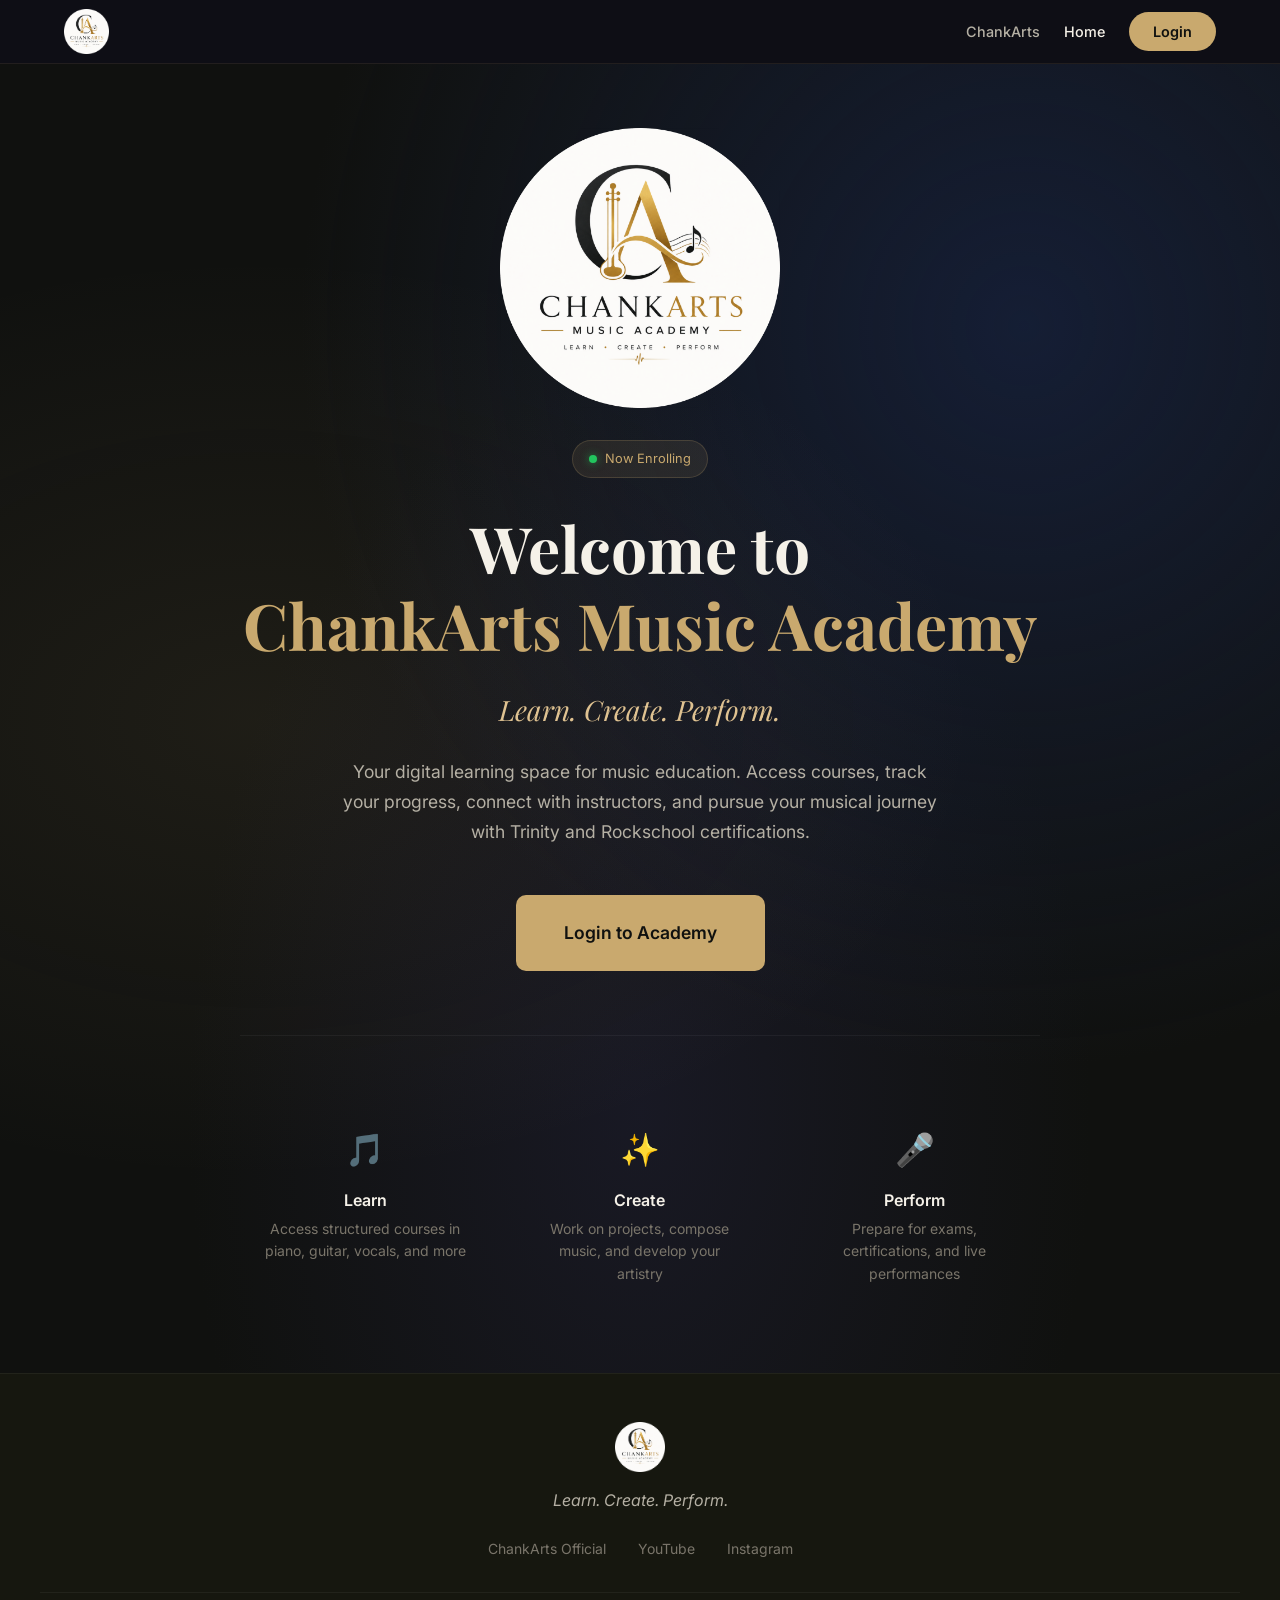
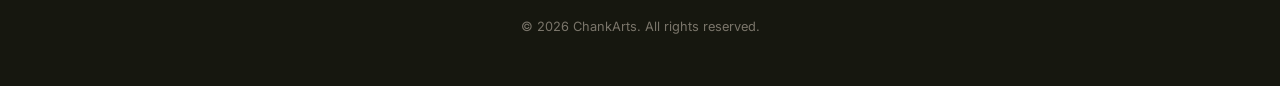
<file: frontend/index.html>
<!DOCTYPE html>
<html lang="en">
<head>
    <meta charset="UTF-8">
    <meta name="viewport" content="width=device-width, initial-scale=1.0">
    <meta name="description" content="ChankArts Music Academy - Learn. Create. Perform. A professional music learning platform for students and instructors.">
    <meta name="theme-color" content="#1a1a2e">
    <title>ChankArts Music Academy</title>
    <!-- Preview/demo data adapter. Loaded AFTER the base-path snippet below
         so it resolves against the app's mount point on deep links too
         (e.g. /portal/achievements would otherwise request /portal/js/...).
         ?v= bumps whenever the demo seed changes so returning visitors
         always receive the current records. -->
    <script>
        /* Detect the mount point (base path) before any stylesheet loads so
           relative css/js/asset URLs resolve correctly on every route,
           including nested ones like /portal/dashboard. Works at
           /academy (production), /chankarts-academy (GitHub Pages)
           and / (root). */
        (function () {
            var segments = ['login', 'register', 'forgot-password', 'admin',
                'registration-success', 'verify-email', 'portal'];
            var seg = window.location.pathname.split('/')[1] || '';
            var base = (!seg || segments.indexOf(seg) >= 0) ? '' : '/' + seg;
            window.__APP_BASE = base;
            var el = document.createElement('base');
            el.setAttribute('href', (base || '') + '/');
            document.head.insertBefore(el, document.head.firstChild);
        })();
    </script>
    <script src="js/preview-api.js?v=9"></script>
    <link rel="preconnect" href="https://fonts.googleapis.com">
    <link rel="preconnect" href="https://fonts.gstatic.com" crossorigin>
    <link href="https://fonts.googleapis.com/css2?family=Inter:wght@300;400;500;600;700&family=Playfair+Display:wght@400;500;600;700&display=swap" rel="stylesheet">
    <link rel="stylesheet" href="css/tokens.css">
    <link rel="stylesheet" href="css/styles.css">
    <link rel="stylesheet" href="css/admin.css">
    <link rel="stylesheet" href="css/portal.css">
    <link rel="stylesheet" href="css/tour.css">
</head>
<body>
    <div id="app">
        <!-- Header -->
        <header class="header" id="header">
            <div class="header__container">
                <a href="/academy/" class="header__logo" aria-label="ChankArts Music Academy Home">
                    <img src="assets/ChankArts Music Academy.png" alt="ChankArts Music Academy" class="header__logo-img">
                </a>
                <nav class="header__nav" id="mainNav">
                    <a href="https://chankarts.com" class="header__nav-link" target="_blank" rel="noopener">ChankArts</a>
                    <a href="/academy/" class="header__nav-link" data-route="home">Home</a>
                    <a href="/academy/login" class="header__nav-link header__nav-link--btn" data-route="login">Login</a>
                </nav>
                <button class="header__menu-btn" id="menuBtn" aria-label="Toggle menu" aria-expanded="false">
                    <span></span>
                    <span></span>
                    <span></span>
                </button>
            </div>
        </header>

        <!-- Mobile Menu -->
        <div class="mobile-menu" id="mobileMenu">
            <nav class="mobile-menu__nav">
                <a href="https://chankarts.com" class="mobile-menu__link" target="_blank" rel="noopener">ChankArts</a>
                <a href="/academy/" class="mobile-menu__link" data-route="home">Home</a>
                <a href="/academy/login" class="mobile-menu__link" data-route="login">Login</a>
            </nav>
        </div>

        <!-- Main Content -->
        <main class="main" id="mainContent">
            <!-- Pages will be rendered here -->
        </main>

        <!-- Footer -->
        <footer class="footer">
            <div class="footer__container">
                <div class="footer__content">
                    <div class="footer__brand">
                        <img src="assets/ChankArts Music Academy.png" alt="ChankArts Music Academy" class="footer__logo-img">
                    </div>
                    <p class="footer__tagline">Learn. Create. Perform.</p>
                    <div class="footer__links">
                        <a href="https://chankarts.com" target="_blank" rel="noopener">ChankArts Official</a>
                        <a href="https://www.youtube.com/@chankartsofficial" target="_blank" rel="noopener">YouTube</a>
                        <a href="https://www.instagram.com/chankarts/" target="_blank" rel="noopener">Instagram</a>
                    </div>
                </div>
                <div class="footer__bottom">
                    <p>&copy; 2026 ChankArts. All rights reserved.</p>
                </div>
            </div>
        </footer>
    </div>

    <!-- ?v= bumps with each change so browsers never run a stale copy -->
    <script src="js/app.js?v=2"></script>
    <script src="js/admin.js?v=3"></script>
    <script src="js/portal.js?v=7"></script>
    <script src="js/tour-engine.js"></script>
    <script src="js/tours.js"></script>
</body>
</html>
</file>
<file: frontend/css/tokens.css>
/* ============================================
   ChankArts Music Academy — Design Tokens
   Black / Ivory / Gold portal system
   ============================================ */

:root {
    /* Core palette */
    --ink: #10110F;            /* near-black surfaces */
    --ink-2: #191A17;          /* charcoal raised surface */
    --ink-3: #24251F;
    --gold: #B58A35;
    --gold-bright: #D5B15E;
    --gold-soft: #F3E7CD;
    --ivory: #FAF7F0;
    --paper: #FFFFFF;
    --line: #E7DFD0;
    --line-dark: #2E2F29;

    --text: #171815;
    --text-2: #706B60;
    --text-on-dark: #F6F1E6;
    --text-on-dark-2: #A8A296;

    /* Status */
    --success: #176B3A;
    --success-bg: #E4F4E9;
    --scheduled: #9A7412;
    --scheduled-fg: #F4C64D;
    --scheduled-bg: #FFF4CE;
    --danger: #B42318;
    --danger-bg: #FDE8E7;
    --info-bg: #EAF1FB;
    --info: #24559B;

    /* Typography */
    --font-sans: 'Inter', -apple-system, BlinkMacSystemFont, 'Segoe UI', sans-serif;
    --font-display: 'Playfair Display', Georgia, serif;

    /* Radii */
    --r-sm: 8px;
    --r-md: 12px;
    --r-lg: 16px;
    --r-xl: 22px;
    --r-pill: 999px;

    /* Shadows */
    --shadow-sm: 0 1px 2px rgba(16, 17, 15, 0.06);
    --shadow-md: 0 6px 24px rgba(16, 17, 15, 0.08);
    --shadow-lg: 0 18px 48px rgba(16, 17, 15, 0.14);
    --shadow-gold: 0 10px 26px rgba(181, 138, 53, 0.28);

    /* Layout */
    --sidebar-w: 250px;
    --topbar-h: 64px;
    --page-max: 1180px;
}
</file>
<file: frontend/css/styles.css>
/* ============================================
   ChankArts Music Academy - Styles
   Learn. Create. Perform.
   ============================================ */

/* ---------- CSS Custom Properties ---------- */
:root {
    /* Colors - ChankArts Identity (warm near-black / ivory / muted gold) */
    --color-bg-primary: #10110F;
    --color-bg-secondary: #16170F;
    --color-bg-tertiary: #1C1D16;
    --color-bg-card: #1A1B15;
    --color-bg-card-hover: #22231B;

    --color-accent: #c9a96e;
    --color-accent-light: #dfc291;
    --color-accent-dark: #a68b4b;

    --color-text-primary: #f5f1e8;
    --color-text-secondary: #b5b0a4;
    --color-text-muted: #7a756a;

    --color-success: #4ade80;
    --color-error: #f87171;
    --color-warning: #fbbf24;

    /* Typography */
    --font-display: 'Playfair Display', Georgia, serif;
    --font-body: 'Inter', -apple-system, BlinkMacSystemFont, sans-serif;

    /* Spacing */
    --space-xs: 0.25rem;
    --space-sm: 0.5rem;
    --space-md: 1rem;
    --space-lg: 1.5rem;
    --space-xl: 2rem;
    --space-2xl: 3rem;
    --space-3xl: 4rem;

    /* Border Radius */
    --radius-sm: 6px;
    --radius-md: 10px;
    --radius-lg: 14px;
    --radius-xl: 20px;
    --radius-full: 9999px;

    /* Shadows */
    --shadow-sm: 0 2px 8px rgba(0, 0, 0, 0.3);
    --shadow-md: 0 4px 16px rgba(0, 0, 0, 0.4);
    --shadow-lg: 0 8px 32px rgba(0, 0, 0, 0.5);
    --shadow-glow: 0 0 30px rgba(201, 169, 110, 0.15);

    /* Transitions */
    --transition-fast: 150ms ease;
    --transition-base: 250ms ease;
    --transition-slow: 400ms ease;

    /* Layout */
    --header-height: 64px;
    --max-width: 1200px;
}

/* ---------- Reset & Base ---------- */
*, *::before, *::after {
    box-sizing: border-box;
    margin: 0;
    padding: 0;
}

html {
    font-size: 16px;
    scroll-behavior: smooth;
    -webkit-font-smoothing: antialiased;
    -moz-osx-font-smoothing: grayscale;
}

body {
    font-family: var(--font-body);
    background-color: var(--color-bg-primary);
    color: var(--color-text-primary);
    line-height: 1.6;
    min-height: 100vh;
    overflow-x: hidden;
}

#app {
    display: flex;
    flex-direction: column;
    min-height: 100vh;
}

a {
    color: inherit;
    text-decoration: none;
}

button {
    font-family: inherit;
    cursor: pointer;
    border: none;
    background: none;
}

img {
    max-width: 100%;
    height: auto;
    display: block;
}

/* ---------- Typography ---------- */
h1, h2, h3, h4, h5, h6 {
    font-family: var(--font-display);
    font-weight: 600;
    line-height: 1.2;
}

/* ---------- Header ---------- */
.header {
    position: fixed;
    top: 0;
    left: 0;
    right: 0;
    height: var(--header-height);
    background: rgba(15, 15, 23, 0.95);
    backdrop-filter: blur(12px);
    -webkit-backdrop-filter: blur(12px);
    border-bottom: 1px solid rgba(201, 169, 110, 0.1);
    z-index: 1000;
    transition: background var(--transition-base);
}

.header--scrolled {
    background: rgba(15, 15, 23, 0.98);
    box-shadow: var(--shadow-md);
}

.header__container {
    max-width: var(--max-width);
    margin: 0 auto;
    padding: 0 var(--space-lg);
    height: 100%;
    display: flex;
    align-items: center;
    justify-content: space-between;
}

.header__logo {
    display: flex;
    align-items: center;
    transition: opacity var(--transition-fast);
}

.header__logo:hover {
    opacity: 0.8;
}

.header__logo-img {
    height: 45px;
    width: auto;
    object-fit: contain;
}

.header__nav {
    display: flex;
    align-items: center;
    gap: var(--space-lg);
}

.header__nav-link {
    font-size: 0.9rem;
    font-weight: 500;
    color: var(--color-text-secondary);
    transition: color var(--transition-fast);
    position: relative;
}

.header__nav-link:hover,
.header__nav-link--active {
    color: var(--color-text-primary);
}

.header__nav-link--btn {
    background: var(--color-accent);
    color: var(--color-bg-primary);
    padding: var(--space-sm) var(--space-lg);
    border-radius: var(--radius-full);
    font-weight: 600;
}

.header__nav-link--btn:hover {
    background: var(--color-accent-light);
    color: var(--color-bg-primary);
}

/* Authenticated header state (admin / portal) */
.header__user {
    display: flex;
    align-items: center;
    gap: var(--space-md);
}

.header__user-chip {
    display: flex;
    align-items: center;
    gap: var(--space-sm);
    font-size: 0.85rem;
    color: var(--color-text-secondary);
}

.header__user-avatar {
    width: 30px;
    height: 30px;
    border-radius: 50%;
    background: rgba(201, 169, 110, 0.15);
    color: var(--color-accent);
    display: flex;
    align-items: center;
    justify-content: center;
    font-size: 0.8rem;
    font-weight: 600;
}

.header__logout {
    font-size: 0.85rem;
    font-weight: 500;
    color: var(--color-text-secondary);
    padding: var(--space-sm) var(--space-md);
    border-radius: var(--radius-full);
    border: 1px solid rgba(255, 255, 255, 0.12);
    transition: all var(--transition-fast);
}

.header__logout:hover {
    border-color: var(--color-error);
    color: var(--color-error);
}

/* Admin/portal shell: header spans full width, aligned with sidebar */
body.body--admin .header__container,
body.body--portal .header__container {
    max-width: none;
    padding: 0 var(--space-2xl);
}

body.body--admin .main,
body.body--portal .main {
    padding: 0;
}

/* App-shell pages (admin/portal): footer would create a second page scrollbar */
body.body--admin .footer,
body.body--portal .footer {
    display: none;
}

.header__menu-btn {
    display: none;
    flex-direction: column;
    justify-content: center;
    gap: 5px;
    width: 32px;
    height: 32px;
    padding: 4px;
}

.header__menu-btn span {
    display: block;
    width: 100%;
    height: 2px;
    background: var(--color-text-primary);
    border-radius: 2px;
    transition: transform var(--transition-fast), opacity var(--transition-fast);
}

.header__menu-btn--active span:nth-child(1) {
    transform: translateY(7px) rotate(45deg);
}

.header__menu-btn--active span:nth-child(2) {
    opacity: 0;
}

.header__menu-btn--active span:nth-child(3) {
    transform: translateY(-7px) rotate(-45deg);
}

/* ---------- Mobile Menu ---------- */
.mobile-menu {
    position: fixed;
    top: var(--header-height);
    left: 0;
    right: 0;
    bottom: 0;
    background: var(--color-bg-primary);
    z-index: 999;
    opacity: 0;
    visibility: hidden;
    transition: opacity var(--transition-base), visibility var(--transition-base);
}

.mobile-menu--open {
    opacity: 1;
    visibility: visible;
}

.mobile-menu__nav {
    display: flex;
    flex-direction: column;
    padding: var(--space-xl);
    gap: var(--space-md);
}

.mobile-menu__link {
    font-size: 1.25rem;
    font-weight: 500;
    color: var(--color-text-secondary);
    padding: var(--space-md) 0;
    border-bottom: 1px solid rgba(255, 255, 255, 0.05);
    transition: color var(--transition-fast);
}

.mobile-menu__link:hover {
    color: var(--color-accent);
}

/* ---------- Main Content ---------- */
.main {
    flex: 1;
    margin-top: var(--header-height);
    min-height: calc(100vh - var(--header-height));
}

/* ---------- Hero Section ---------- */
.hero {
    position: relative;
    min-height: calc(100vh - var(--header-height));
    display: flex;
    align-items: center;
    justify-content: center;
    padding: var(--space-3xl) var(--space-lg);
    overflow: hidden;
}

.hero__bg {
    position: absolute;
    inset: 0;
    background: 
        radial-gradient(ellipse at 20% 50%, rgba(201, 169, 110, 0.08) 0%, transparent 50%),
        radial-gradient(ellipse at 80% 20%, rgba(22, 33, 62, 0.8) 0%, transparent 50%),
        radial-gradient(ellipse at 50% 80%, rgba(30, 30, 50, 0.6) 0%, transparent 50%);
    z-index: 0;
}

.hero__content {
    position: relative;
    z-index: 1;
    max-width: 800px;
    text-align: center;
}

.hero__logo {
    display: block;
    max-width: 280px;
    height: auto;
    margin-left: auto;
    margin-right: auto;
    margin-bottom: var(--space-xl);
    animation: fadeInUp 0.6s ease;
}

.hero__badge {
    display: inline-flex;
    align-items: center;
    gap: var(--space-sm);
    background: rgba(201, 169, 110, 0.1);
    border: 1px solid rgba(201, 169, 110, 0.2);
    padding: var(--space-sm) var(--space-md);
    border-radius: var(--radius-full);
    font-size: 0.8rem;
    color: var(--color-accent);
    margin-bottom: var(--space-xl);
    animation: fadeInUp 0.6s ease;
}

.hero__badge-dot {
    width: 8px;
    height: 8px;
    background: #22c55e;
    border-radius: 50%;
    animation: pulse 2s infinite;
    box-shadow: 0 0 8px rgba(34, 197, 94, 0.6);
}

.hero__title {
    font-size: clamp(2.5rem, 6vw, 4rem);
    font-weight: 700;
    margin-bottom: var(--space-lg);
    animation: fadeInUp 0.6s ease 0.1s both;
}

.hero__title-accent {
    color: var(--color-accent);
    display: block;
}

.hero__tagline {
    font-family: var(--font-display);
    font-size: clamp(1.25rem, 3vw, 1.75rem);
    font-weight: 400;
    font-style: italic;
    color: var(--color-accent-light);
    margin-bottom: var(--space-lg);
    animation: fadeInUp 0.6s ease 0.2s both;
}

.hero__description {
    font-size: 1.1rem;
    color: var(--color-text-secondary);
    max-width: 600px;
    margin: 0 auto var(--space-2xl);
    line-height: 1.7;
    animation: fadeInUp 0.6s ease 0.3s both;
}

.hero__actions {
    display: flex;
    flex-wrap: wrap;
    justify-content: center;
    gap: var(--space-md);
    animation: fadeInUp 0.6s ease 0.4s both;
}

.hero__features {
    display: grid;
    grid-template-columns: repeat(3, 1fr);
    gap: var(--space-lg);
    margin-top: var(--space-3xl);
    padding-top: var(--space-3xl);
    border-top: 1px solid rgba(255, 255, 255, 0.05);
    animation: fadeInUp 0.6s ease 0.5s both;
}

.hero__feature {
    text-align: center;
    padding: var(--space-lg);
}

.hero__feature-icon {
    font-size: 2rem;
    margin-bottom: var(--space-md);
}

.hero__feature-title {
    font-family: var(--font-body);
    font-size: 1rem;
    font-weight: 600;
    margin-bottom: var(--space-sm);
}

.hero__feature-text {
    font-size: 0.875rem;
    color: var(--color-text-muted);
}

/* ---------- Buttons ---------- */
.btn {
    display: inline-flex;
    align-items: center;
    justify-content: center;
    gap: var(--space-sm);
    padding: var(--space-md) var(--space-xl);
    font-size: 1rem;
    font-weight: 600;
    border-radius: var(--radius-md);
    transition: all var(--transition-fast);
    cursor: pointer;
    border: none;
    text-decoration: none;
}

.btn--primary {
    background: var(--color-accent);
    color: var(--color-bg-primary);
}

.btn--primary:hover {
    background: var(--color-accent-light);
    transform: translateY(-2px);
    box-shadow: var(--shadow-glow);
}

.btn--secondary {
    background: transparent;
    color: var(--color-text-primary);
    border: 1px solid rgba(255, 255, 255, 0.2);
}

.btn--secondary:hover {
    border-color: var(--color-accent);
    color: var(--color-accent);
}

.btn--large {
    padding: var(--space-lg) var(--space-2xl);
    font-size: 1.1rem;
}

.btn--full {
    width: 100%;
}

/* ---------- Auth Pages ---------- */
.auth {
    min-height: calc(100vh - var(--header-height));
    display: flex;
    align-items: center;
    justify-content: center;
    padding: var(--space-3xl) var(--space-lg);
    position: relative;
}

.auth__bg {
    position: absolute;
    inset: 0;
    background: 
        radial-gradient(ellipse at 30% 50%, rgba(201, 169, 110, 0.05) 0%, transparent 50%),
        radial-gradient(ellipse at 70% 80%, rgba(22, 33, 62, 0.6) 0%, transparent 50%);
    z-index: 0;
}

.auth__container {
    position: relative;
    z-index: 1;
    width: 100%;
    max-width: 440px;
}

.auth__card {
    background: var(--color-bg-card);
    border: 1px solid rgba(255, 255, 255, 0.05);
    border-radius: var(--radius-lg);
    padding: var(--space-2xl);
    box-shadow: var(--shadow-lg);
}

.auth__header {
    text-align: center;
    margin-bottom: var(--space-2xl);
}

.auth__logo {
    font-size: 2.5rem;
    color: var(--color-accent);
    margin-bottom: var(--space-md);
}

.auth__title {
    font-size: 1.5rem;
    margin-bottom: var(--space-sm);
}

.auth__subtitle {
    color: var(--color-text-secondary);
    font-size: 0.9rem;
}

.auth__form {
    display: flex;
    flex-direction: column;
    gap: var(--space-lg);
}

.auth__field {
    display: flex;
    flex-direction: column;
    gap: var(--space-sm);
}

.auth__label {
    font-size: 0.875rem;
    font-weight: 500;
    color: var(--color-text-secondary);
}

.auth__input {
    width: 100%;
    padding: var(--space-md);
    background: var(--color-bg-secondary);
    border: 1px solid rgba(255, 255, 255, 0.1);
    border-radius: var(--radius-md);
    color: var(--color-text-primary);
    font-size: 1rem;
    font-family: inherit;
    transition: border-color var(--transition-fast), box-shadow var(--transition-fast);
}

.auth__input::placeholder {
    color: var(--color-text-muted);
}

.auth__input:focus {
    outline: none;
    border-color: var(--color-accent);
    box-shadow: 0 0 0 3px rgba(201, 169, 110, 0.1);
}

.auth__input--error {
    border-color: var(--color-error);
}

.auth__error {
    font-size: 0.8rem;
    color: var(--color-error);
    display: none;
}

.auth__error--visible {
    display: block;
}

.auth__forgot {
    text-align: right;
}

.auth__forgot-link {
    font-size: 0.85rem;
    color: var(--color-accent);
    transition: color var(--transition-fast);
}

.auth__forgot-link:hover {
    color: var(--color-accent-light);
}

.auth__divider {
    display: flex;
    align-items: center;
    gap: var(--space-md);
    color: var(--color-text-muted);
    font-size: 0.85rem;
}

.auth__divider::before,
.auth__divider::after {
    content: '';
    flex: 1;
    height: 1px;
    background: rgba(255, 255, 255, 0.1);
}

.auth__footer {
    text-align: center;
    margin-top: var(--space-xl);
    font-size: 0.9rem;
    color: var(--color-text-secondary);
}

.auth__footer-link {
    color: var(--color-accent);
    font-weight: 500;
    transition: color var(--transition-fast);
}

.auth__footer-link:hover {
    color: var(--color-accent-light);
}

/* ---------- Registration Multi-Step ---------- */
.reg {
    align-items: flex-start;
    padding-top: calc(var(--header-height) + var(--space-2xl));
    padding-bottom: var(--space-3xl);
    min-height: calc(100vh - var(--header-height));
}

.reg__container {
    max-width: 560px;
    width: 100%;
}

.reg__card {
    padding: var(--space-2xl);
}

.auth__header-logo {
    display: block;
    width: auto;
    max-width: 180px;
    height: auto;
    margin-left: auto;
    margin-right: auto;
    margin-bottom: var(--space-lg);
}

.reg__required {
    color: var(--color-accent);
}

/* Progress Steps */
.reg__progress {
    margin-bottom: var(--space-xl);
}

.reg__progress-steps {
    display: flex;
    align-items: center;
    justify-content: space-between;
}

.reg__progress-step {
    display: flex;
    flex-direction: column;
    align-items: center;
    gap: var(--space-xs);
    flex: 0 0 auto;
}

.reg__progress-number {
    width: 28px;
    height: 28px;
    border-radius: 50%;
    background: var(--color-bg-secondary);
    border: 2px solid rgba(255, 255, 255, 0.1);
    display: flex;
    align-items: center;
    justify-content: center;
    font-size: 0.75rem;
    font-weight: 600;
    color: var(--color-text-muted);
    transition: all var(--transition-fast);
}

.reg__progress-step--active .reg__progress-number {
    background: var(--color-accent);
    border-color: var(--color-accent);
    color: var(--color-bg-primary);
}

.reg__progress-step--completed .reg__progress-number {
    background: var(--color-success);
    border-color: var(--color-success);
    color: var(--color-bg-primary);
}

.reg__progress-label {
    font-size: 0.65rem;
    color: var(--color-text-muted);
    text-transform: uppercase;
    letter-spacing: 0.05em;
}

.reg__progress-step--active .reg__progress-label {
    color: var(--color-accent);
}

.reg__progress-line {
    flex: 1;
    height: 2px;
    background: rgba(255, 255, 255, 0.1);
    margin: 0 var(--space-sm);
    margin-bottom: var(--space-lg);
}

.reg__progress-line--completed {
    background: var(--color-success);
}

/* Step Content */
.reg__step {
    animation: fadeInUp 0.3s ease;
}

.reg__step-header {
    margin-bottom: var(--space-xl);
}

.reg__step-title {
    font-size: 1.25rem;
    margin-bottom: var(--space-xs);
}

.reg__step-subtitle {
    color: var(--color-text-secondary);
    font-size: 0.9rem;
}

.reg__fields {
    display: flex;
    flex-direction: column;
    gap: var(--space-lg);
}

.reg__textarea {
    resize: vertical;
    min-height: 80px;
}

.reg__select {
    appearance: none;
    background-image: url("data:image/svg+xml,%3Csvg xmlns='http://www.w3.org/2000/svg' width='12' height='12' fill='%23b8b8b8' viewBox='0 0 16 16'%3E%3Cpath d='M8 11L3 6h10l-5 5z'/%3E%3C/svg%3E");
    background-repeat: no-repeat;
    background-position: right var(--space-md) center;
    padding-right: var(--space-2xl);
}

/* Guardian Section */
.reg__guardian-section {
    background: rgba(201, 169, 110, 0.05);
    border: 1px solid rgba(201, 169, 110, 0.15);
    border-radius: var(--radius-md);
    padding: var(--space-lg);
    margin-top: var(--space-md);
}

.reg__guardian-header {
    margin-bottom: var(--space-lg);
}

.reg__guardian-title {
    font-size: 1rem;
    color: var(--color-accent);
    margin-bottom: var(--space-xs);
}

.reg__guardian-subtitle {
    font-size: 0.8rem;
    color: var(--color-text-muted);
}

/* Programme Selection */
.reg__programmes {
    display: flex;
    flex-direction: column;
    gap: var(--space-lg);
}

.reg__programmes-note {
    font-size: 0.85rem;
    color: var(--color-text-secondary);
    background: rgba(201, 169, 110, 0.08);
    padding: var(--space-md);
    border-radius: var(--radius-md);
    border-left: 3px solid var(--color-accent);
}

.reg__selected {
    background: var(--color-bg-secondary);
    border-radius: var(--radius-md);
    padding: var(--space-md);
}

.reg__selected-title {
    font-size: 0.85rem;
    color: var(--color-text-secondary);
    margin-bottom: var(--space-sm);
}

.reg__selected-list {
    display: flex;
    flex-wrap: wrap;
    gap: var(--space-sm);
}

.reg__selected-item {
    display: inline-flex;
    align-items: center;
    gap: var(--space-sm);
    background: var(--color-accent);
    color: var(--color-bg-primary);
    padding: var(--space-xs) var(--space-md);
    border-radius: var(--radius-full);
    font-size: 0.85rem;
    font-weight: 500;
}

.reg__selected-remove {
    background: none;
    border: none;
    color: var(--color-bg-primary);
    font-size: 1.1rem;
    line-height: 1;
    padding: 0;
    cursor: pointer;
    opacity: 0.7;
    transition: opacity var(--transition-fast);
}

.reg__selected-remove:hover {
    opacity: 1;
}

.reg__categories {
    display: flex;
    flex-direction: column;
    gap: var(--space-xl);
}

.reg__category {
    display: flex;
    flex-direction: column;
    gap: var(--space-md);
}

.reg__category-title {
    font-family: var(--font-body);
    font-size: 0.8rem;
    font-weight: 600;
    color: var(--color-text-muted);
    text-transform: uppercase;
    letter-spacing: 0.1em;
}

.reg__category-programmes {
    display: grid;
    grid-template-columns: repeat(auto-fill, minmax(160px, 1fr));
    gap: var(--space-sm);
}

@media (max-width: 480px) {
    .reg__category-programmes {
        grid-template-columns: 1fr;
    }
}

.reg__programme {
    display: flex;
    align-items: center;
    gap: var(--space-sm);
    padding: var(--space-md);
    background: var(--color-bg-secondary);
    border: 2px solid rgba(255, 255, 255, 0.1);
    border-radius: var(--radius-md);
    cursor: pointer;
    transition: all var(--transition-fast);
    text-align: left;
    font-family: inherit;
    font-size: 0.9rem;
    color: var(--color-text-primary);
}

.reg__programme:hover {
    border-color: rgba(201, 169, 110, 0.3);
    background: var(--color-bg-card-hover);
}

.reg__programme--selected {
    border-color: var(--color-accent);
    background: rgba(201, 169, 110, 0.1);
}

.reg__programme-check {
    width: 20px;
    height: 20px;
    border: 2px solid rgba(255, 255, 255, 0.2);
    border-radius: 4px;
    display: flex;
    align-items: center;
    justify-content: center;
    font-size: 0.8rem;
    color: var(--color-accent);
    flex-shrink: 0;
}

.reg__programme--selected .reg__programme-check {
    background: var(--color-accent);
    border-color: var(--color-accent);
    color: var(--color-bg-primary);
}

.reg__programme-name {
    flex: 1;
}

/* Review Step */
.reg__review {
    display: flex;
    flex-direction: column;
    gap: var(--space-xl);
}

.reg__review-section {
    background: var(--color-bg-secondary);
    border-radius: var(--radius-md);
    padding: var(--space-lg);
}

.reg__review-section--nested {
    margin-top: var(--space-md);
    background: rgba(201, 169, 110, 0.05);
}

.reg__review-title {
    font-family: var(--font-body);
    font-size: 0.85rem;
    font-weight: 600;
    color: var(--color-accent);
    text-transform: uppercase;
    letter-spacing: 0.05em;
    margin-bottom: var(--space-md);
}

.reg__review-title--sub {
    font-size: 0.8rem;
}

.reg__review-row {
    display: flex;
    justify-content: space-between;
    align-items: flex-start;
    padding: var(--space-sm) 0;
    border-bottom: 1px solid rgba(255, 255, 255, 0.05);
}

.reg__review-row:last-child {
    border-bottom: none;
}

.reg__review-label {
    color: var(--color-text-muted);
    font-size: 0.85rem;
}

.reg__review-value {
    color: var(--color-text-primary);
    font-weight: 500;
    font-size: 0.9rem;
    text-align: right;
}

.reg__review-programmes {
    display: flex;
    flex-wrap: wrap;
    gap: var(--space-sm);
}

.reg__review-programme {
    display: inline-flex;
    align-items: center;
    gap: var(--space-xs);
    background: rgba(201, 169, 110, 0.1);
    color: var(--color-accent);
    padding: var(--space-sm) var(--space-md);
    border-radius: var(--radius-full);
    font-size: 0.85rem;
}

/* Registration Actions */
.reg__actions {
    display: flex;
    gap: var(--space-md);
    margin-top: var(--space-xl);
    padding-top: var(--space-xl);
    border-top: 1px solid rgba(255, 255, 255, 0.05);
}

.reg__actions .btn {
    flex: 1;
}

.reg__actions .btn--submit {
    background: var(--color-success);
}

.reg__actions .btn--submit:hover {
    background: #16a34a;
}

.auth__role-select {
    display: grid;
    grid-template-columns: 1fr 1fr;
    gap: var(--space-md);
}

.auth__role-option {
    position: relative;
}

.auth__role-input {
    position: absolute;
    opacity: 0;
    width: 0;
    height: 0;
}

.auth__role-label {
    display: flex;
    flex-direction: column;
    align-items: center;
    gap: var(--space-sm);
    padding: var(--space-md);
    background: var(--color-bg-secondary);
    border: 2px solid rgba(255, 255, 255, 0.1);
    border-radius: var(--radius-md);
    cursor: pointer;
    transition: all var(--transition-fast);
    text-align: center;
}

.auth__role-label:hover {
    border-color: rgba(201, 169, 110, 0.3);
}

.auth__role-input:checked + .auth__role-label {
    border-color: var(--color-accent);
    background: rgba(201, 169, 110, 0.1);
}

.auth__role-icon {
    font-size: 1.5rem;
}

.auth__role-text {
    font-size: 0.85rem;
    font-weight: 500;
}

/* ---------- Password Input ---------- */
.auth__password-wrapper {
    position: relative;
}

.auth__password-toggle {
    position: absolute;
    right: var(--space-md);
    top: 50%;
    transform: translateY(-50%);
    color: var(--color-text-muted);
    font-size: 0.85rem;
    padding: var(--space-xs);
    cursor: pointer;
    transition: color var(--transition-fast);
}

.auth__password-toggle:hover {
    color: var(--color-text-primary);
}

/* ---------- Footer ---------- */
.footer {
    background: var(--color-bg-secondary);
    border-top: 1px solid rgba(255, 255, 255, 0.05);
    padding: var(--space-2xl) var(--space-lg);
    margin-top: auto;
}

.footer__container {
    max-width: var(--max-width);
    margin: 0 auto;
}

.footer__content {
    text-align: center;
    margin-bottom: var(--space-xl);
}

.footer__brand {
    display: flex;
    align-items: center;
    justify-content: center;
    gap: var(--space-sm);
    margin-bottom: var(--space-md);
}

.footer__brand {
    display: flex;
    align-items: center;
    justify-content: center;
    margin-bottom: var(--space-md);
}

.footer__logo-img {
    height: 50px;
    width: auto;
    object-fit: contain;
}

.footer__tagline {
    font-style: italic;
    color: var(--color-text-secondary);
    margin-bottom: var(--space-lg);
}

.footer__links {
    display: flex;
    justify-content: center;
    gap: var(--space-xl);
}

.footer__links a {
    font-size: 0.875rem;
    color: var(--color-text-muted);
    transition: color var(--transition-fast);
}

.footer__links a:hover {
    color: var(--color-accent);
}

.footer__bottom {
    text-align: center;
    padding-top: var(--space-lg);
    border-top: 1px solid rgba(255, 255, 255, 0.05);
}

.footer__bottom p {
    font-size: 0.8rem;
    color: var(--color-text-muted);
}

/* ---------- Animations ---------- */
@keyframes fadeInUp {
    from {
        opacity: 0;
        transform: translateY(20px);
    }
    to {
        opacity: 1;
        transform: translateY(0);
    }
}

@keyframes pulse {
    0%, 100% {
        opacity: 1;
    }
    50% {
        opacity: 0.5;
    }
}

/* ---------- Page Transitions ---------- */
.page {
    animation: pageIn 0.3s ease;
}

@keyframes pageIn {
    from {
        opacity: 0;
        transform: translateY(10px);
    }
    to {
        opacity: 1;
        transform: translateY(0);
    }
}

/* ---------- Responsive ---------- */
@media (max-width: 768px) {
    :root {
        --header-height: 64px;
    }
    
    .header__logo-img {
        height: 38px;
    }
    
    .header__nav {
        display: none;
    }
    
    .header__menu-btn {
        display: flex;
    }
    
    .hero__logo {
        max-width: 200px;
    }
    
    .hero__features {
        grid-template-columns: 1fr;
        gap: var(--space-md);
    }
    
    .hero__actions {
        flex-direction: column;
        width: 100%;
    }
    
    .hero__actions .btn {
        width: 100%;
    }
    
    .auth__card {
        padding: var(--space-xl);
    }
    
    /* Registration Mobile */
    .reg__container {
        max-width: 100%;
    }
    
    .reg__card {
        max-height: none;
    }
    
    .reg__progress-label {
        display: none;
    }
    
    .reg__category-programmes {
        grid-template-columns: 1fr;
    }
    
    .reg__actions {
        flex-direction: column-reverse;
    }
    
    .reg__actions .btn {
        width: 100%;
    }
    
    .reg__review-row {
        flex-direction: column;
        gap: var(--space-xs);
    }
    
    .reg__review-value {
        text-align: left;
    }
    
    .footer__logo-img {
        height: 40px;
    }
    
    .footer__links {
        flex-direction: column;
        gap: var(--space-md);
    }
}

@media (max-width: 480px) {
    .hero__title {
        font-size: 2rem;
    }
    
    .hero__tagline {
        font-size: 1.1rem;
    }
    
    .auth__role-select {
        grid-template-columns: 1fr;
    }
}

/* ---------- Accessibility ---------- */
@media (prefers-reduced-motion: reduce) {
    *, *::before, *::after {
        animation-duration: 0.01ms !important;
        animation-iteration-count: 1 !important;
        transition-duration: 0.01ms !important;
    }
}

/* Focus styles for accessibility */
:focus-visible {
    outline: 2px solid var(--color-accent);
    outline-offset: 2px;
}

/* Skip link for accessibility */
.skip-link {
    position: absolute;
    top: -40px;
    left: 0;
    background: var(--color-accent);
    color: var(--color-bg-primary);
    padding: var(--space-sm) var(--space-md);
    z-index: 1001;
    transition: top var(--transition-fast);
}

.skip-link:focus {
    top: 0;
}
</file>
<file: frontend/css/admin.css>
/* ============================================
   ChankArts Music Academy - Admin Dashboard
   ============================================ */

/* ---------- Admin Layout (app-shell, single scroll) ---------- */
.admin-layout {
    display: flex;
    height: calc(100vh - var(--header-height));
    overflow: hidden;
}

.admin-sidebar {
    width: 260px;
    flex-shrink: 0;
    background: var(--color-bg-secondary);
    border-right: 1px solid rgba(255, 255, 255, 0.05);
    padding: var(--space-lg) 0;
    position: fixed;
    top: var(--header-height);
    left: 0;
    bottom: 0;
    overflow-y: auto;
    z-index: 100;
    transition: transform var(--transition-base);
}

.admin-sidebar::-webkit-scrollbar {
    width: 6px;
}

.admin-sidebar::-webkit-scrollbar-thumb {
    background: rgba(255, 255, 255, 0.08);
    border-radius: 3px;
}

.admin-sidebar__section {
    padding: 0 var(--space-md);
    margin-bottom: var(--space-lg);
}

.admin-sidebar__label {
    font-size: 0.7rem;
    font-weight: 600;
    color: var(--color-text-muted);
    text-transform: uppercase;
    letter-spacing: 0.1em;
    padding: 0 var(--space-md);
    margin-bottom: var(--space-sm);
}

.admin-sidebar__link {
    display: flex;
    align-items: center;
    gap: var(--space-md);
    padding: var(--space-sm) var(--space-md);
    margin: 1px var(--space-sm);
    border-radius: var(--radius-md);
    font-size: 0.9rem;
    color: var(--color-text-secondary);
    transition: all var(--transition-fast);
    text-decoration: none;
    position: relative;
}

.admin-sidebar__link:hover {
    background: rgba(255, 255, 255, 0.05);
    color: var(--color-text-primary);
}

.admin-sidebar__link--active {
    background: rgba(201, 169, 110, 0.12);
    color: var(--color-accent);
    font-weight: 500;
}

.admin-sidebar__link--active::before {
    content: '';
    position: absolute;
    left: 0;
    top: 8px;
    bottom: 8px;
    width: 3px;
    border-radius: 0 3px 3px 0;
    background: var(--color-accent);
}

.admin-sidebar__icon {
    width: 20px;
    height: 20px;
    display: inline-flex;
    align-items: center;
    justify-content: center;
    flex-shrink: 0;
}

.admin-sidebar__icon svg {
    width: 18px;
    height: 18px;
    stroke-width: 1.8;
}

.admin-sidebar__badge {
    margin-left: auto;
    background: var(--color-accent);
    color: var(--color-bg-primary);
    font-size: 0.7rem;
    font-weight: 600;
    padding: 2px 8px;
    border-radius: var(--radius-full);
}

.admin-main {
    flex: 1;
    margin-left: 260px;
    padding: var(--space-2xl);
    height: calc(100vh - var(--header-height));
    overflow-y: auto;
    overflow-x: hidden;
    box-sizing: border-box;
}

/* Thin, quiet scrollbar for the content pane */
.admin-main::-webkit-scrollbar {
    width: 8px;
}

.admin-main::-webkit-scrollbar-thumb {
    background: rgba(201, 169, 110, 0.25);
    border-radius: 4px;
}

.admin-main::-webkit-scrollbar-thumb:hover {
    background: rgba(201, 169, 110, 0.4);
}

/* ---------- Admin Header ---------- */
.admin-header {
    display: flex;
    align-items: center;
    justify-content: space-between;
    margin-bottom: var(--space-2xl);
}

.admin-header__title {
    font-size: 1.75rem;
    font-family: var(--font-display);
}

.admin-header__subtitle {
    color: var(--color-text-secondary);
    font-size: 0.9rem;
    margin-top: var(--space-xs);
}

/* ---------- Stats Cards ---------- */
.admin-stats {
    display: grid;
    grid-template-columns: repeat(auto-fit, minmax(220px, 1fr));
    gap: var(--space-lg);
    margin-bottom: var(--space-2xl);
}

.admin-stat {
    background: var(--color-bg-card);
    border: 1px solid rgba(255, 255, 255, 0.05);
    border-radius: var(--radius-lg);
    padding: var(--space-xl);
    transition: all var(--transition-fast);
}

.admin-stat:hover {
    border-color: rgba(201, 169, 110, 0.2);
    box-shadow: var(--shadow-glow);
}

.admin-stat__icon {
    width: 38px;
    height: 38px;
    display: flex;
    align-items: center;
    justify-content: center;
    margin-bottom: var(--space-md);
    border-radius: var(--radius-md);
    background: rgba(201, 169, 110, 0.1);
    color: var(--color-accent);
}

.admin-stat__icon svg {
    width: 19px;
    height: 19px;
    stroke-width: 1.8;
}

.admin-stat__value {
    font-size: 2rem;
    font-weight: 700;
    font-family: var(--font-display);
    color: var(--color-text-primary);
    margin-bottom: var(--space-xs);
}

.admin-stat__label {
    font-size: 0.85rem;
    color: var(--color-text-secondary);
}

.admin-stat--warning .admin-stat__value {
    color: var(--color-warning);
}

.admin-stat--success .admin-stat__value {
    color: var(--color-success);
}

.admin-stat--accent .admin-stat__value {
    color: var(--color-accent);
}

/* ---------- Admin Cards ---------- */
.admin-card {
    background: var(--color-bg-card);
    border: 1px solid rgba(255, 255, 255, 0.05);
    border-radius: var(--radius-lg);
    overflow: hidden;
}

.admin-card__header {
    display: flex;
    align-items: center;
    justify-content: space-between;
    padding: var(--space-lg) var(--space-xl);
    border-bottom: 1px solid rgba(255, 255, 255, 0.05);
}

.admin-card__title {
    font-size: 1.1rem;
    font-family: var(--font-body);
    font-weight: 600;
}

.admin-card__body {
    padding: var(--space-xl);
}

/* ---------- Admin Tables ---------- */
.admin-table {
    width: 100%;
    border-collapse: collapse;
}

.admin-table th {
    text-align: left;
    padding: var(--space-md) var(--space-lg);
    font-size: 0.75rem;
    font-weight: 600;
    color: var(--color-text-muted);
    text-transform: uppercase;
    letter-spacing: 0.05em;
    border-bottom: 1px solid rgba(255, 255, 255, 0.05);
    white-space: nowrap;
}

.admin-table td {
    padding: var(--space-md) var(--space-lg);
    font-size: 0.9rem;
    border-bottom: 1px solid rgba(255, 255, 255, 0.03);
    vertical-align: middle;
}

.admin-table tr:hover td {
    background: rgba(255, 255, 255, 0.02);
}

.admin-table__empty {
    text-align: center;
    padding: var(--space-3xl);
    color: var(--color-text-muted);
}

.admin-table__empty-icon {
    width: 42px;
    height: 42px;
    margin: 0 auto var(--space-md);
    display: flex;
    align-items: center;
    justify-content: center;
    border-radius: 50%;
    background: rgba(201, 169, 110, 0.08);
    color: var(--color-accent);
    opacity: 0.75;
}

.admin-table__empty-icon svg {
    width: 20px;
    height: 20px;
}

.admin-table__empty-text {
    font-size: 0.95rem;
}

/* ---------- Status Badges ---------- */
.badge {
    display: inline-flex;
    align-items: center;
    gap: var(--space-xs);
    padding: 4px 10px;
    border-radius: var(--radius-full);
    font-size: 0.75rem;
    font-weight: 600;
    white-space: nowrap;
}

.badge--pending {
    background: rgba(251, 191, 36, 0.15);
    color: var(--color-warning);
}

.badge--approved, .badge--active, .badge--paid, .badge--present {
    background: rgba(74, 222, 128, 0.15);
    color: var(--color-success);
}

.badge--rejected, .badge--inactive, .badge--absent, .badge--overdue {
    background: rgba(248, 113, 113, 0.15);
    color: var(--color-error);
}

.badge--needs-info, .badge--partial {
    background: rgba(201, 169, 110, 0.15);
    color: var(--color-accent);
}

.badge--cancelled {
    background: rgba(107, 107, 123, 0.15);
    color: var(--color-text-muted);
}

/* ---------- Admin Detail Panel ---------- */
.admin-detail {
    background: var(--color-bg-card);
    border: 1px solid rgba(255, 255, 255, 0.05);
    border-radius: var(--radius-lg);
    padding: var(--space-2xl);
}

.admin-detail__header {
    display: flex;
    align-items: flex-start;
    justify-content: space-between;
    margin-bottom: var(--space-2xl);
    padding-bottom: var(--space-xl);
    border-bottom: 1px solid rgba(255, 255, 255, 0.05);
}

.admin-detail__title {
    font-size: 1.5rem;
    font-family: var(--font-display);
}

.admin-detail__meta {
    display: flex;
    gap: var(--space-lg);
    margin-top: var(--space-sm);
}

.admin-detail__meta-item {
    font-size: 0.85rem;
    color: var(--color-text-secondary);
    display: inline-flex;
    align-items: center;
    gap: 6px;
}

.admin-detail__meta-item svg {
    width: 15px;
    height: 15px;
    opacity: 0.7;
    flex-shrink: 0;
}

.admin-detail__section {
    margin-bottom: var(--space-2xl);
}

.admin-detail__section-title {
    font-size: 0.8rem;
    font-weight: 600;
    color: var(--color-accent);
    text-transform: uppercase;
    letter-spacing: 0.05em;
    margin-bottom: var(--space-lg);
}

.admin-detail__grid {
    display: grid;
    grid-template-columns: repeat(auto-fit, minmax(200px, 1fr));
    gap: var(--space-lg);
}

.admin-detail__field {
    display: flex;
    flex-direction: column;
    gap: var(--space-xs);
}

.admin-detail__field-label {
    font-size: 0.8rem;
    color: var(--color-text-muted);
}

.admin-detail__field-value {
    font-size: 0.95rem;
    color: var(--color-text-primary);
}

/* ---------- Admin Actions ---------- */
.admin-actions {
    display: flex;
    gap: var(--space-md);
    flex-wrap: wrap;
}

.admin-actions .btn {
    padding: var(--space-sm) var(--space-lg);
    font-size: 0.85rem;
}

/* ---------- Admin Filters ---------- */
.admin-filters {
    display: flex;
    gap: var(--space-md);
    margin-bottom: var(--space-xl);
    flex-wrap: wrap;
}

.admin-filter {
    padding: var(--space-sm) var(--space-md);
    background: var(--color-bg-secondary);
    border: 1px solid rgba(255, 255, 255, 0.1);
    border-radius: var(--radius-md);
    color: var(--color-text-secondary);
    font-size: 0.85rem;
    cursor: pointer;
    transition: all var(--transition-fast);
}

.admin-filter:hover {
    border-color: rgba(201, 169, 110, 0.3);
    color: var(--color-text-primary);
}

.admin-filter--active {
    background: rgba(201, 169, 110, 0.1);
    border-color: var(--color-accent);
    color: var(--color-accent);
}

/* ---------- Admin Loading ---------- */
.admin-loading {
    display: flex;
    align-items: center;
    justify-content: center;
    padding: var(--space-3xl);
    color: var(--color-text-muted);
}

.admin-loading__spinner {
    width: 24px;
    height: 24px;
    border: 2px solid rgba(255, 255, 255, 0.1);
    border-top-color: var(--color-accent);
    border-radius: 50%;
    animation: spin 0.8s linear infinite;
    margin-right: var(--space-md);
}

@keyframes spin {
    to { transform: rotate(360deg); }
}

/* ---------- Admin Empty State ---------- */
.admin-empty {
    text-align: center;
    padding: var(--space-2xl) var(--space-lg);
    color: var(--color-text-muted);
}

.admin-empty__icon {
    width: 48px;
    height: 48px;
    margin: 0 auto var(--space-md);
    display: flex;
    align-items: center;
    justify-content: center;
    border-radius: 50%;
    background: rgba(201, 169, 110, 0.08);
    color: var(--color-accent);
    opacity: 0.85;
}

.admin-empty__icon svg {
    width: 22px;
    height: 22px;
    stroke-width: 1.6;
}

.admin-empty__title {
    font-size: 1rem;
    color: var(--color-text-secondary);
    margin-bottom: var(--space-xs);
}

.admin-empty__text {
    font-size: 0.85rem;
    color: var(--color-text-muted);
}

/* ---------- Admin Mobile Toggle ---------- */
.admin-sidebar__toggle {
    display: none;
    position: fixed;
    bottom: var(--space-xl);
    left: var(--space-xl);
    width: 48px;
    height: 48px;
    background: var(--color-accent);
    color: var(--color-bg-primary);
    border-radius: 50%;
    align-items: center;
    justify-content: center;
    z-index: 101;
    box-shadow: var(--shadow-lg);
}

.admin-sidebar__toggle svg {
    width: 22px;
    height: 22px;
    stroke-width: 2;
}

/* ---------- Admin Responsive ---------- */
@media (max-width: 1024px) {
    .admin-sidebar {
        transform: translateX(-100%);
    }
    
    .admin-sidebar--open {
        transform: translateX(0);
    }
    
    .admin-main {
        margin-left: 0;
        padding: var(--space-lg);
    }
    
    .admin-sidebar__toggle {
        display: flex;
    }
    
    .admin-stats {
        grid-template-columns: repeat(2, 1fr);
    }
    
    .admin-detail__grid {
        grid-template-columns: 1fr;
    }
}

@media (max-width: 640px) {
    .admin-stats {
        grid-template-columns: 1fr;
    }
    
    .admin-header {
        flex-direction: column;
        align-items: flex-start;
        gap: var(--space-md);
    }
    
    .admin-table {
        font-size: 0.8rem;
    }
    
    .admin-table th,
    .admin-table td {
        padding: var(--space-sm) var(--space-md);
    }
    
    .admin-filters {
        overflow-x: auto;
        flex-wrap: nowrap;
        padding-bottom: var(--space-sm);
    }
}

/* ============================================
   Registration Requests - Enhanced Styles
   ============================================ */

/* ---------- Filters ---------- */
.reg-filters {
    display: flex;
    gap: var(--space-lg);
    align-items: center;
    flex-wrap: wrap;
}

.reg-filters__search {
    flex: 1;
    min-width: 200px;
}

.reg-filters__search .auth__input {
    width: 100%;
}

.reg-filters__selects {
    display: flex;
    gap: var(--space-md);
    flex-wrap: wrap;
}

.reg-filters__selects .auth__select {
    min-width: 160px;
    width: auto;
}

/* ---------- Student Cell ---------- */
.reg-student-cell {
    display: flex;
    align-items: center;
    gap: var(--space-sm);
}

.reg-programmes-cell {
    font-size: 0.85rem;
    color: var(--color-text-secondary);
    max-width: 180px;
    display: inline-block;
    overflow: hidden;
    text-overflow: ellipsis;
    white-space: nowrap;
}

/* ---------- Deadline ---------- */
.reg-deadline--overdue {
    color: var(--color-error);
    font-weight: 600;
}

.reg-row--overdue td {
    background: rgba(248, 113, 113, 0.03);
}

/* ---------- Deadline Banner ---------- */
.reg-deadline-banner {
    display: flex;
    align-items: center;
    gap: var(--space-md);
    padding: var(--space-lg) var(--space-xl);
    background: rgba(201, 169, 110, 0.08);
    border: 1px solid rgba(201, 169, 110, 0.2);
    border-radius: var(--radius-md);
    margin-bottom: var(--space-2xl);
}

.reg-deadline-banner--overdue {
    background: rgba(248, 113, 113, 0.08);
    border-color: rgba(248, 113, 113, 0.3);
}

.reg-deadline-banner__icon {
    font-size: 1.5rem;
}

.reg-deadline-banner__text {
    display: flex;
    flex-direction: column;
    gap: 2px;
}

.reg-deadline-banner__text strong {
    font-size: 0.95rem;
}

.reg-deadline-banner__text span {
    font-size: 0.85rem;
    color: var(--color-text-secondary);
}

/* ---------- Timeline ---------- */
.reg-timeline {
    display: flex;
    flex-direction: column;
    gap: 0;
    padding-left: var(--space-md);
}

.reg-timeline__item {
    display: flex;
    align-items: flex-start;
    gap: var(--space-md);
    padding: var(--space-md) 0;
    position: relative;
}

.reg-timeline__item:not(:last-child)::before {
    content: '';
    position: absolute;
    left: 11px;
    top: 36px;
    bottom: 0;
    width: 2px;
    background: rgba(255, 255, 255, 0.1);
}

.reg-timeline__item--done:not(:last-child)::before {
    background: rgba(74, 222, 128, 0.3);
}

.reg-timeline__item--skipped:not(:last-child)::before {
    background: rgba(107, 107, 123, 0.2);
}

.reg-timeline__dot {
    width: 24px;
    height: 24px;
    border-radius: 50%;
    display: flex;
    align-items: center;
    justify-content: center;
    font-size: 0.7rem;
    font-weight: 700;
    flex-shrink: 0;
    background: rgba(255, 255, 255, 0.05);
    color: var(--color-text-muted);
    border: 2px solid rgba(255, 255, 255, 0.1);
}

.reg-timeline__item--done .reg-timeline__dot {
    background: rgba(74, 222, 128, 0.15);
    color: var(--color-success);
    border-color: var(--color-success);
}

.reg-timeline__item--current .reg-timeline__dot {
    background: rgba(201, 169, 110, 0.15);
    color: var(--color-accent);
    border-color: var(--color-accent);
    box-shadow: 0 0 0 3px rgba(201, 169, 110, 0.1);
}

.reg-timeline__item--skipped .reg-timeline__dot {
    background: rgba(107, 107, 123, 0.1);
    color: var(--color-text-muted);
    border-color: rgba(107, 107, 123, 0.3);
}

.reg-timeline__content {
    display: flex;
    flex-direction: column;
    gap: 2px;
    padding-top: 2px;
}

.reg-timeline__label {
    font-size: 0.9rem;
    color: var(--color-text-primary);
}

.reg-timeline__item--skipped .reg-timeline__label {
    color: var(--color-text-muted);
    text-decoration: line-through;
}

.reg-timeline__date {
    font-size: 0.8rem;
    color: var(--color-text-muted);
}

/* ---------- Programme Cards ---------- */
.reg-programmes-grid {
    display: flex;
    flex-wrap: wrap;
    gap: var(--space-md);
}

.reg-programme-card {
    display: flex;
    align-items: center;
    gap: var(--space-sm);
    padding: var(--space-sm) var(--space-lg);
    background: rgba(201, 169, 110, 0.08);
    border: 1px solid rgba(201, 169, 110, 0.15);
    border-radius: var(--radius-md);
    font-size: 0.9rem;
}

.reg-programme-card__icon {
    font-size: 1rem;
    display: inline-flex;
    align-items: center;
    color: var(--color-accent);
}

.reg-programme-card__icon svg {
    width: 16px;
    height: 16px;
}

.reg-programme-card__name {
    font-weight: 500;
}

.reg-note {
    margin-top: var(--space-md);
    font-size: 0.8rem;
    color: var(--color-text-muted);
    font-style: italic;
}

/* ---------- Review Notes ---------- */
.reg-review-notes {
    background: rgba(255, 255, 255, 0.03);
    border-radius: var(--radius-md);
    padding: var(--space-lg);
    border-left: 3px solid var(--color-accent);
}

.reg-review-notes p {
    color: var(--color-text-secondary);
    font-size: 0.9rem;
    line-height: 1.6;
    margin: 0;
}

.reg-review-notes__date {
    display: block;
    margin-top: var(--space-sm);
    font-size: 0.8rem;
    color: var(--color-text-muted);
}

/* ---------- Status Banners ---------- */
.reg-approved-banner,
.reg-rejected-banner,
.reg-pending-banner {
    display: flex;
    align-items: flex-start;
    gap: var(--space-md);
    padding: var(--space-lg) var(--space-xl);
    border-radius: var(--radius-md);
}

.reg-approved-banner {
    background: rgba(74, 222, 128, 0.08);
    border: 1px solid rgba(74, 222, 128, 0.2);
}

.reg-rejected-banner {
    background: rgba(248, 113, 113, 0.08);
    border: 1px solid rgba(248, 113, 113, 0.2);
}

.reg-pending-banner {
    background: rgba(251, 191, 36, 0.08);
    border: 1px solid rgba(251, 191, 36, 0.2);
}

.reg-approved-banner__icon,
.reg-rejected-banner__icon,
.reg-pending-banner__icon {
    font-size: 1.5rem;
    flex-shrink: 0;
    display: inline-flex;
    align-items: center;
    justify-content: center;
}

.reg-approved-banner__icon svg {
    width: 22px;
    height: 22px;
}

.reg-rejected-banner__icon svg {
    width: 22px;
    height: 22px;
}

.reg-pending-banner__icon svg {
    width: 22px;
    height: 22px;
}

.reg-approved-banner__text,
.reg-rejected-banner__text,
.reg-pending-banner__text {
    display: flex;
    flex-direction: column;
    gap: 4px;
}

.reg-approved-banner__text strong,
.reg-rejected-banner__text strong,
.reg-pending-banner__text strong {
    font-size: 0.95rem;
}

.reg-approved-banner__text span,
.reg-rejected-banner__text span,
.reg-pending-banner__text span {
    font-size: 0.85rem;
    color: var(--color-text-secondary);
    line-height: 1.5;
}

/* ---------- Action Buttons ---------- */
.reg-btn--warning {
    border-color: var(--color-warning) !important;
    color: var(--color-warning) !important;
}

.reg-btn--danger {
    border-color: var(--color-error) !important;
    color: var(--color-error) !important;
}

.btn--sm {
    padding: 4px 12px !important;
    font-size: 0.8rem !important;
}

/* ---------- Modal ---------- */
.admin-modal-overlay {
    position: fixed;
    top: 0;
    left: 0;
    right: 0;
    bottom: 0;
    background: rgba(15, 15, 23, 0.85);
    display: flex;
    align-items: center;
    justify-content: center;
    z-index: 1000;
    padding: 24px 20px;
    overflow-y: auto;
    animation: fadeIn 0.15s ease;
}

@keyframes fadeIn {
    from { opacity: 0; }
    to { opacity: 1; }
}

.admin-modal {
    background: var(--color-bg-secondary);
    border: 1px solid rgba(255, 255, 255, 0.1);
    border-radius: var(--radius-lg);
    width: 100%;
    max-width: 520px;
    max-height: calc(100vh - 48px);
    display: flex;
    flex-direction: column;
    overflow: hidden;
    box-shadow: 0 20px 60px rgba(0, 0, 0, 0.5);
    animation: slideUp 0.2s ease;
}

@keyframes slideUp {
    from { transform: translateY(20px); opacity: 0; }
    to { transform: translateY(0); opacity: 1; }
}

.admin-modal__header {
    padding: var(--space-xl) var(--space-2xl);
    border-bottom: 1px solid rgba(255, 255, 255, 0.05);
}

.admin-modal__header--success {
    border-left: 4px solid var(--color-success);
}

.admin-modal__header--danger {
    border-left: 4px solid var(--color-error);
}

.admin-modal__header--warning {
    border-left: 4px solid var(--color-warning);
}

.admin-modal__title {
    font-family: var(--font-display);
    font-size: 1.25rem;
    margin: 0;
}

.admin-modal__body {
    padding: var(--space-xl) var(--space-2xl);
    overflow-y: auto;
    flex: 1;
    min-height: 0;
}

.admin-modal__body p {
    color: var(--color-text-secondary);
    font-size: 0.9rem;
    line-height: 1.6;
    margin: 0 0 var(--space-lg);
}

.admin-modal__info {
    background: rgba(255, 255, 255, 0.03);
    border-radius: var(--radius-md);
    padding: var(--space-lg);
    margin-bottom: var(--space-lg);
}

.admin-modal__info strong {
    display: block;
    margin-bottom: var(--space-sm);
    font-size: 0.85rem;
    color: var(--color-text-primary);
}

.admin-modal__info ul {
    margin: 0;
    padding-left: var(--space-lg);
}

.admin-modal__info li {
    font-size: 0.85rem;
    color: var(--color-text-secondary);
    line-height: 1.8;
}

.admin-modal__applicant {
    background: rgba(201, 169, 110, 0.05);
    border-radius: var(--radius-md);
    padding: var(--space-md) var(--space-lg);
    margin-top: var(--space-md);
}

.admin-modal__field {
    margin-bottom: var(--space-lg);
}

.admin-modal__field .auth__textarea {
    width: 100%;
    resize: vertical;
}

.admin-modal__footer {
    display: flex;
    justify-content: flex-end;
    align-items: center;
    gap: var(--space-md);
    padding: var(--space-lg) var(--space-2xl);
    border-top: 1px solid rgba(255, 255, 255, 0.05);
    flex-shrink: 0;
    background: var(--color-bg-secondary);
}

/* ---------- Toast ---------- */
.admin-toast-container {
    position: fixed;
    top: 80px;
    right: 20px;
    z-index: 2000;
    display: flex;
    flex-direction: column;
    gap: var(--space-sm);
}

.admin-toast {
    display: flex;
    align-items: center;
    gap: var(--space-md);
    padding: var(--space-md) var(--space-xl);
    background: var(--color-bg-secondary);
    border: 1px solid rgba(255, 255, 255, 0.1);
    border-radius: var(--radius-md);
    box-shadow: var(--shadow-lg);
    transform: translateX(120%);
    transition: transform 0.3s ease;
    min-width: 280px;
    max-width: 400px;
}

.admin-toast--visible {
    transform: translateX(0);
}

.admin-toast--success {
    border-left: 4px solid var(--color-success);
}

.admin-toast--error {
    border-left: 4px solid var(--color-error);
}

.admin-toast__icon {
    font-size: 1.1rem;
    font-weight: 700;
    flex-shrink: 0;
}

.admin-toast--success .admin-toast__icon {
    color: var(--color-success);
}

.admin-toast--error .admin-toast__icon {
    color: var(--color-error);
}

.admin-toast__message {
    font-size: 0.9rem;
    color: var(--color-text-primary);
}

/* ---------- Mobile Cards ---------- */
.reg-table-desktop {
    display: block;
}

.reg-table-mobile {
    display: none;
}

.reg-card {
    padding: var(--space-lg) var(--space-xl);
    border-bottom: 1px solid rgba(255, 255, 255, 0.03);
    cursor: pointer;
    transition: background 0.15s ease;
}

.reg-card:hover {
    background: rgba(255, 255, 255, 0.02);
}

.reg-card--overdue {
    border-left: 3px solid var(--color-error);
}

.reg-card__header {
    display: flex;
    justify-content: space-between;
    align-items: center;
    margin-bottom: var(--space-sm);
}

.reg-card__name {
    font-size: 1rem;
    font-weight: 600;
    margin-bottom: 4px;
}

.reg-card__meta {
    font-size: 0.85rem;
    color: var(--color-text-secondary);
    margin-bottom: var(--space-sm);
}

.reg-card__programmes {
    display: flex;
    flex-wrap: wrap;
    gap: 4px;
    margin-bottom: var(--space-sm);
}

.reg-card__footer {
    display: flex;
    justify-content: space-between;
    align-items: center;
    font-size: 0.8rem;
    color: var(--color-text-muted);
}

/* ---------- Status Group ---------- */
.admin-detail__status-group {
    display: flex;
    align-items: center;
    flex-shrink: 0;
}

/* ---------- Responsive ---------- */
@media (max-width: 1024px) {
    .reg-filters {
        flex-direction: column;
        align-items: stretch;
    }
    
    .reg-filters__selects {
        flex-wrap: wrap;
    }
    
    .reg-filters__selects .auth__select {
        flex: 1;
        min-width: 140px;
    }
}

@media (max-width: 768px) {
    .reg-table-desktop {
        display: none;
    }
    
    .reg-table-mobile {
        display: block;
    }
    
    .admin-detail__header {
        flex-direction: column;
        gap: var(--space-md);
    }
    
    .admin-detail__status-group {
        align-self: flex-start;
    }
    
    .admin-modal {
        max-width: 100%;
        margin: 10px;
    }
    
    .admin-toast-container {
        left: 10px;
        right: 10px;
    }
    
    .admin-toast {
        min-width: auto;
        max-width: 100%;
    }
    
    .admin-actions {
        flex-direction: column;
    }
    
    .admin-actions .btn {
        width: 100%;
        text-align: center;
    }
}

/* ---------- Student Profile Workspace ---------- */
.ws-tabs {
    display: flex;
    flex-wrap: wrap;
    gap: 4px;
    margin-bottom: 16px;
    border-bottom: 1px solid rgba(0, 0, 0, 0.08);
    padding-bottom: 8px;
}

.ws-tab {
    padding: 8px 14px;
    border: 1px solid transparent;
    border-radius: 8px;
    background: transparent;
    font-size: 0.85rem;
    font-weight: 500;
    color: var(--color-text-secondary, #666);
    cursor: pointer;
    transition: all 0.15s ease;
    white-space: nowrap;
}

.ws-tab:hover {
    background: rgba(181, 138, 53, 0.08);
    color: var(--color-accent, #B58A35);
}

.ws-tab--active {
    background: var(--color-accent, #B58A35);
    color: #fff;
    border-color: var(--color-accent, #B58A35);
}

.ws-grid {
    display: grid;
    grid-template-columns: repeat(auto-fill, minmax(200px, 1fr));
    gap: 12px;
}

.ws-stat {
    padding: 14px 16px;
    background: rgba(181, 138, 53, 0.04);
    border: 1px solid rgba(181, 138, 53, 0.12);
    border-radius: 10px;
}

.ws-stat__label {
    font-size: 0.72rem;
    font-weight: 600;
    text-transform: uppercase;
    letter-spacing: 0.05em;
    color: var(--color-text-muted, #888);
    margin-bottom: 4px;
}

.ws-stat__value {
    font-size: 1rem;
    font-weight: 600;
    color: var(--color-text, #222);
}

.ws-remark {
    border: 1px solid rgba(0, 0, 0, 0.08);
    border-radius: 10px;
    padding: 14px 16px;
    margin-bottom: 12px;
    background: #fff;
}

.ws-remark--staff {
    border-left: 4px solid #E84141;
    background: rgba(232, 65, 65, 0.03);
}

.ws-remark__meta {
    display: flex;
    align-items: center;
    gap: 10px;
    margin-bottom: 8px;
    flex-wrap: wrap;
}

.ws-remark__body {
    font-size: 0.92rem;
    line-height: 1.5;
    color: var(--color-text, #222);
    white-space: pre-wrap;
}

.ws-remark__actions {
    display: flex;
    gap: 8px;
    margin-top: 10px;
}

.btn--sm {
    padding: 4px 10px;
    font-size: 0.78rem;
}

/* ============================================
   Students table — horizontal scroll (mobile-friendly)
   ============================================ */
.table-scroll-outer {
    position: relative;
}

.table-scroll {
    overflow-x: auto;
    -webkit-overflow-scrolling: touch;
    overscroll-behavior-x: contain;
    scrollbar-width: thin;
}

/* Wide enough to keep every action reachable; large screens never scroll. */
.table-scroll .admin-table {
    min-width: 1080px;
}

/* Sticky identity column: CMA ID stays visible while swiping actions. */
.table-scroll .admin-table th:first-child,
.table-scroll .admin-table td:first-child {
    position: sticky;
    left: 0;
    z-index: 1;
    background: var(--color-bg-card);
}

.table-scroll .admin-table th:first-child {
    z-index: 2;
}

.table-scroll .admin-table tr:hover td:first-child {
    background: #171a20;
}

.table-scroll-hint {
    font-size: 0.72rem;
    color: var(--color-text-muted);
    padding: 6px 14px 8px;
    white-space: nowrap;
}

/* Edge affordance only when the table can actually scroll */
@media (max-width: 1180px) {
    .table-scroll-outer::after {
        content: "";
        position: absolute;
        top: 0;
        right: 0;
        bottom: 26px;
        width: 30px;
        pointer-events: none;
        background: linear-gradient(to right, rgba(0, 0, 0, 0), var(--color-bg-card));
        opacity: 0.9;
    }
}

/* Touch: taps on buttons inside the scroller must not double-fire as scroll drags */
.table-scroll button {
    touch-action: manipulation;
}
</file>
<file: frontend/css/portal.css>
/* ============================================
   ChankArts Music Academy — Portal UI
   ============================================ */

/* --------------------------------------------
   Shell
-------------------------------------------- */
body.body--portal #app > .header,
body.body--portal #app > .mobile-menu,
body.body--portal #app > .footer {
    display: none !important;
}

.portal-page {
    background: var(--ivory);
    min-height: 100vh;
}

.portal-shell {
    display: flex;
    min-height: calc(100vh - var(--topbar-h));
    background: var(--ivory);
}

/* Sidebar */
.portal-sidebar {
    width: var(--sidebar-w);
    flex-shrink: 0;
    background: linear-gradient(180deg, var(--ink) 0%, var(--ink-2) 100%);
    color: var(--text-on-dark);
    display: flex;
    flex-direction: column;
    position: sticky;
    top: var(--topbar-h);
    height: calc(100vh - var(--topbar-h));
    overflow-y: auto;
    z-index: 40;
}

.portal-sidebar__brand {
    display: flex;
    align-items: center;
    gap: 10px;
    padding: 20px 20px 16px;
    border-bottom: 1px solid var(--line-dark);
}

.portal-sidebar__brand img {
    width: 40px;
    height: 40px;
    object-fit: contain;
}

.portal-sidebar__brand-text {
    display: flex;
    flex-direction: column;
    line-height: 1.15;
}

.portal-sidebar__brand-name {
    font-family: var(--font-display);
    font-size: 15px;
    color: var(--gold-bright);
    letter-spacing: 0.06em;
}

.portal-sidebar__brand-tag {
    font-size: 9px;
    letter-spacing: 0.24em;
    text-transform: uppercase;
    color: var(--text-on-dark-2);
}

.portal-nav {
    padding: 14px 12px;
    display: flex;
    flex-direction: column;
    gap: 2px;
    flex: 1;
}

.portal-nav__label {
    font-size: 10px;
    letter-spacing: 0.18em;
    text-transform: uppercase;
    color: #6F6B60;
    padding: 14px 10px 6px;
}

.portal-nav__link {
    display: flex;
    align-items: center;
    gap: 12px;
    padding: 10px 12px;
    border-radius: var(--r-sm);
    color: var(--text-on-dark-2);
    font-size: 13.5px;
    font-weight: 500;
    text-decoration: none;
    transition: background 0.15s ease, color 0.15s ease;
    cursor: pointer;
    border: none;
    background: transparent;
    width: 100%;
    text-align: left;
    font-family: inherit;
}

.portal-nav__link:hover {
    background: rgba(255, 255, 255, 0.06);
    color: var(--text-on-dark);
}

.portal-nav__link--active {
    background: linear-gradient(90deg, var(--gold) 0%, var(--gold-bright) 100%);
    color: #14140F;
    font-weight: 600;
    box-shadow: var(--shadow-gold);
}

.portal-nav__icon {
    width: 18px;
    text-align: center;
    font-size: 15px;
    filter: saturate(0.85);
}

.portal-nav__badge {
    margin-left: auto;
    background: var(--danger);
    color: #fff;
    font-size: 10.5px;
    font-weight: 700;
    min-width: 18px;
    height: 18px;
    border-radius: var(--r-pill);
    display: inline-flex;
    align-items: center;
    justify-content: center;
    padding: 0 5px;
}

/* Topbar */
.portal-topbar {
    height: var(--topbar-h);
    background: var(--paper);
    border-bottom: 1px solid var(--line);
    display: flex;
    align-items: center;
    justify-content: space-between;
    padding: 0 22px;
    position: sticky;
    top: 0;
    z-index: 50;
}

.portal-topbar__left {
    display: flex;
    align-items: center;
    gap: 12px;
}

.portal-topbar__logo {
    display: flex;
    align-items: center;
    gap: 9px;
    text-decoration: none;
}

.portal-topbar__logo img {
    width: 30px;
    height: 30px;
    object-fit: contain;
}

.portal-topbar__wordmark {
    font-family: var(--font-display);
    font-size: 16px;
    color: var(--text);
    font-weight: 600;
}

.portal-topbar__crumb {
    font-size: 12.5px;
    color: var(--text-2);
    padding-left: 12px;
    margin-left: 4px;
    border-left: 1px solid var(--line);
}

.portal-topbar__right {
    display: flex;
    align-items: center;
    gap: 14px;
}

.portal-bell {
    position: relative;
    width: 36px;
    height: 36px;
    border-radius: var(--r-pill);
    border: 1px solid var(--line);
    background: var(--paper);
    cursor: pointer;
    font-size: 15px;
    display: inline-flex;
    align-items: center;
    justify-content: center;
}

.portal-bell__dot {
    position: absolute;
    top: 7px;
    right: 8px;
    width: 7px;
    height: 7px;
    background: var(--danger);
    border-radius: 50%;
    border: 1.5px solid var(--paper);
}

.portal-user {
    display: flex;
    align-items: center;
    gap: 10px;
    padding: 5px 8px 5px 5px;
    border-radius: var(--r-pill);
    background: var(--ivory);
    border: 1px solid var(--line);
}

.portal-avatar {
    width: 32px;
    height: 32px;
    border-radius: 50%;
    background: var(--ink);
    color: var(--gold-bright);
    display: inline-flex;
    align-items: center;
    justify-content: center;
    font-size: 12px;
    font-weight: 700;
    letter-spacing: 0.04em;
}

.portal-user__meta {
    display: flex;
    flex-direction: column;
    line-height: 1.2;
    padding-right: 4px;
}

.portal-user__name {
    font-size: 13px;
    font-weight: 600;
    color: var(--text);
}

.portal-user__id {
    font-size: 11px;
    color: var(--text-2);
}

.portal-menu-btn {
    display: none;
    width: 38px;
    height: 38px;
    border-radius: var(--r-sm);
    border: 1px solid var(--line);
    background: var(--paper);
    font-size: 17px;
    cursor: pointer;
}

/* Content */
.portal-main {
    flex: 1;
    min-width: 0;
    padding: 24px;
    max-width: calc(var(--page-max) + 48px);
}

.portal-section-title {
    font-family: var(--font-display);
    font-size: 22px;
    color: var(--text);
    margin: 0 0 4px;
}

.portal-section-sub {
    color: var(--text-2);
    font-size: 13.5px;
    margin: 0 0 20px;
}

/* --------------------------------------------
   Cards & grid
-------------------------------------------- */
.card {
    background: var(--paper);
    border: 1px solid var(--line);
    border-radius: var(--r-lg);
    box-shadow: var(--shadow-sm);
    padding: 20px;
}

.card + .card {
    margin-top: 16px;
}

.card__head {
    display: flex;
    align-items: center;
    justify-content: space-between;
    gap: 12px;
    margin-bottom: 14px;
}

.card__title {
    font-family: var(--font-display);
    font-size: 17px;
    color: var(--text);
    margin: 0;
}

.card__link {
    font-size: 12.5px;
    font-weight: 600;
    color: var(--gold);
    text-decoration: none;
    cursor: pointer;
    background: none;
    border: none;
    font-family: inherit;
}

.card__link:hover {
    color: var(--ink);
}

.grid {
    display: grid;
    gap: 16px;
}

.grid--stats {
    grid-template-columns: repeat(4, minmax(0, 1fr));
}

.grid--2 {
    grid-template-columns: repeat(2, minmax(0, 1fr));
}

.grid--main {
    grid-template-columns: 1.35fr 1fr;
}

.grid--tiles {
    grid-template-columns: repeat(4, minmax(0, 1fr));
}

.grid--3 {
    grid-template-columns: repeat(3, minmax(0, 1fr));
}

.row-gap {
    display: flex;
    gap: 16px;
    align-items: stretch;
    flex-wrap: wrap;
}

.row-gap > * {
    flex: 1;
    min-width: 260px;
}

/* --------------------------------------------
   Welcome banner
-------------------------------------------- */
.welcome {
    display: flex;
    gap: 20px;
    align-items: center;
    justify-content: space-between;
    background:
        radial-gradient(circle at 12% 0%, rgba(213, 177, 94, 0.14), transparent 42%),
        var(--paper);
    border: 1px solid var(--line);
    border-radius: var(--r-lg);
    padding: 22px 24px;
    box-shadow: var(--shadow-sm);
}

.welcome__left {
    display: flex;
    align-items: center;
    gap: 18px;
    min-width: 0;
}

.welcome__photo {
    width: 74px;
    height: 74px;
    border-radius: 50%;
    background: var(--gold-soft);
    border: 2px solid var(--gold);
    display: inline-flex;
    align-items: center;
    justify-content: center;
    font-family: var(--font-display);
    font-size: 26px;
    color: var(--gold);
    flex-shrink: 0;
    overflow: hidden;
}

.welcome__title {
    font-family: var(--font-display);
    font-size: 26px;
    margin: 0 0 4px;
    color: var(--text);
}

.welcome__meta {
    font-size: 13.5px;
    color: var(--text-2);
    margin: 0 0 6px;
}

.welcome__meta strong {
    color: var(--text);
}

.welcome__quote {
    font-style: italic;
    color: var(--text-2);
    font-size: 13px;
    margin: 0;
}

.welcome__progress {
    background: var(--paper);
    border: 1px solid var(--line);
    border-radius: var(--r-md);
    padding: 14px 18px;
    min-width: 240px;
    box-shadow: var(--shadow-sm);
}

.welcome__progress-label {
    font-size: 12.5px;
    font-weight: 600;
    color: var(--text);
    display: flex;
    justify-content: space-between;
    align-items: center;
}

.welcome__progress-sub {
    font-size: 12px;
    color: var(--text-2);
    margin: 4px 0 10px;
}

/* Progress bar */
.progress {
    height: 9px;
    background: var(--gold-soft);
    border-radius: var(--r-pill);
    overflow: hidden;
}

.progress__bar {
    height: 100%;
    background: linear-gradient(90deg, var(--gold), var(--gold-bright));
    border-radius: var(--r-pill);
    transition: width 0.5s ease;
}

.progress--thin {
    height: 7px;
}

/* --------------------------------------------
   Stat cards
-------------------------------------------- */
.stat {
    border-radius: var(--r-md);
    border: 1px solid transparent;
    padding: 16px 18px;
    display: flex;
    gap: 14px;
    align-items: center;
}

.stat--ok { background: var(--success-bg); border-color: #CBE9D5; }
.stat--wait { background: var(--scheduled-bg); border-color: #F5E5AE; }
.stat--alert { background: var(--danger-bg); border-color: #F7CFCC; }
.stat--fee { background: var(--success-bg); border-color: #CBE9D5; }

.stat__icon {
    width: 42px;
    height: 42px;
    border-radius: var(--r-sm);
    display: inline-flex;
    align-items: center;
    justify-content: center;
    font-size: 19px;
    background: rgba(255, 255, 255, 0.75);
    flex-shrink: 0;
}

.stat--ok .stat__icon { color: var(--success); }
.stat--wait .stat__icon { color: var(--scheduled); }
.stat--alert .stat__icon { color: var(--danger); }
.stat--fee .stat__icon { color: var(--success); }

.stat__value {
    font-size: 24px;
    font-weight: 700;
    color: var(--text);
    line-height: 1.1;
}

.stat__label {
    font-size: 12.5px;
    color: var(--text-2);
    margin-top: 2px;
}

/* --------------------------------------------
   Badges
-------------------------------------------- */
.badge {
    display: inline-flex;
    align-items: center;
    gap: 6px;
    font-size: 11.5px;
    font-weight: 700;
    padding: 4px 10px;
    border-radius: var(--r-pill);
    letter-spacing: 0.02em;
    white-space: nowrap;
}

.badge--scheduled { background: var(--scheduled-bg); color: var(--scheduled); }
.badge--completed, .badge--paid, .badge--reviewed, .badge--approved { background: var(--success-bg); color: var(--success); }
.badge--rescheduling_required, .badge--overdue, .badge--rejected, .badge--failed { background: var(--danger-bg); color: var(--danger); }
.badge--cancelled, .badge--void { background: #EEECE6; color: var(--text-2); }
.badge--pending, .badge--partially_paid, .badge--assigned, .badge--submitted { background: var(--info-bg); color: var(--info); }
.badge--draft { background: #EEECE6; color: var(--text-2); }

.badge__dot {
    width: 7px;
    height: 7px;
    border-radius: 50%;
    background: currentColor;
}

/* --------------------------------------------
   List rows (classes, assignments, materials)
-------------------------------------------- */
.list {
    display: flex;
    flex-direction: column;
}

.list__row {
    display: flex;
    align-items: center;
    gap: 14px;
    padding: 13px 4px;
    border-bottom: 1px solid var(--line);
}

.list__row:last-child {
    border-bottom: none;
}

.list__date {
    min-width: 78px;
    font-size: 13px;
    font-weight: 600;
    color: var(--text);
    line-height: 1.3;
}

.list__date span {
    display: block;
    font-weight: 500;
    color: var(--text-2);
    font-size: 12px;
}

.list__body {
    flex: 1;
    min-width: 0;
}

.list__title {
    font-size: 14px;
    font-weight: 600;
    color: var(--text);
    display: flex;
    align-items: center;
    gap: 8px;
}

.list__sub {
    font-size: 12.5px;
    color: var(--text-2);
    margin-top: 2px;
}

.list__sub--due {
    color: var(--danger);
    font-weight: 600;
}

.list__icon {
    width: 38px;
    height: 38px;
    border-radius: var(--r-sm);
    background: var(--ivory);
    border: 1px solid var(--line);
    display: inline-flex;
    align-items: center;
    justify-content: center;
    font-size: 16px;
    flex-shrink: 0;
}

.list__actions {
    display: flex;
    gap: 8px;
    align-items: center;
    flex-shrink: 0;
}

/* --------------------------------------------
   Tabs
-------------------------------------------- */
.tabs {
    display: flex;
    gap: 4px;
    border-bottom: 1px solid var(--line);
    margin-bottom: 16px;
    overflow-x: auto;
}

.tabs__tab {
    padding: 10px 16px;
    font-size: 13.5px;
    font-weight: 600;
    color: var(--text-2);
    background: none;
    border: none;
    border-bottom: 2px solid transparent;
    cursor: pointer;
    font-family: inherit;
    white-space: nowrap;
}

.tabs__tab:hover {
    color: var(--text);
}

.tabs__tab--active {
    color: var(--gold);
    border-bottom-color: var(--gold);
}

.chips {
    display: flex;
    gap: 8px;
    flex-wrap: wrap;
    margin-bottom: 14px;
}

.chip {
    padding: 6px 14px;
    border-radius: var(--r-pill);
    border: 1px solid var(--line);
    background: var(--paper);
    font-size: 12.5px;
    font-weight: 600;
    color: var(--text-2);
    cursor: pointer;
    font-family: inherit;
}

.chip--active {
    background: var(--ink);
    border-color: var(--ink);
    color: var(--gold-bright);
}

/* --------------------------------------------
   Buttons
-------------------------------------------- */
.btn-p {
    display: inline-flex;
    align-items: center;
    justify-content: center;
    gap: 8px;
    font-family: inherit;
    font-size: 13.5px;
    font-weight: 700;
    padding: 11px 18px;
    border-radius: var(--r-sm);
    border: 1px solid transparent;
    cursor: pointer;
    text-decoration: none;
    transition: transform 0.12s ease, box-shadow 0.12s ease, background 0.12s ease;
    background: linear-gradient(180deg, var(--gold-bright), var(--gold));
    color: #14140F;
    box-shadow: var(--shadow-gold);
    width: 100%;
}

.btn-p:hover {
    transform: translateY(-1px);
}

.btn-p:disabled {
    opacity: 0.6;
    cursor: not-allowed;
    transform: none;
}

.btn-p--auto {
    width: auto;
}

.btn-p--ghost {
    background: var(--paper);
    color: var(--text);
    border-color: var(--line);
    box-shadow: var(--shadow-sm);
}

.btn-p--ghost:hover {
    background: var(--ivory);
}

.btn-p--ink {
    background: var(--ink);
    color: var(--gold-bright);
    box-shadow: none;
}

.btn-p--sm {
    padding: 7px 13px;
    font-size: 12.5px;
    width: auto;
}

.btn-p--danger {
    background: var(--danger);
    color: #fff;
    box-shadow: none;
}

.btn-row {
    display: flex;
    gap: 10px;
    flex-wrap: wrap;
}

/* --------------------------------------------
   Tables
-------------------------------------------- */
.table-p {
    width: 100%;
    border-collapse: collapse;
    font-size: 13px;
}

.table-p th {
    text-align: left;
    font-size: 11px;
    text-transform: uppercase;
    letter-spacing: 0.1em;
    color: var(--text-2);
    padding: 8px 10px;
    border-bottom: 1px solid var(--line);
}

.table-p td {
    padding: 11px 10px;
    border-bottom: 1px solid var(--line);
    color: var(--text);
    vertical-align: middle;
}

.table-p tr:last-child td {
    border-bottom: none;
}

.table-p a, .link-p {
    color: var(--gold);
    font-weight: 600;
    text-decoration: none;
    cursor: pointer;
    background: none;
    border: none;
    font-family: inherit;
    font-size: 13px;
}

.table-p a:hover, .link-p:hover {
    color: var(--ink);
}

/* --------------------------------------------
   Calendar
-------------------------------------------- */
.cal__head {
    display: flex;
    align-items: center;
    justify-content: space-between;
    margin-bottom: 10px;
}

.cal__month {
    font-size: 15px;
    font-weight: 700;
    color: var(--text);
}

.cal__nav {
    width: 30px;
    height: 30px;
    border-radius: var(--r-pill);
    border: 1px solid var(--line);
    background: var(--paper);
    cursor: pointer;
    font-size: 14px;
    color: var(--text-2);
    display: inline-flex;
    align-items: center;
    justify-content: center;
}

.cal__grid {
    display: grid;
    grid-template-columns: repeat(7, 1fr);
    gap: 4px;
    text-align: center;
}

.cal__dow {
    font-size: 10.5px;
    color: var(--text-2);
    font-weight: 700;
    text-transform: uppercase;
    padding: 4px 0;
}

.cal__day {
    font-size: 12.5px;
    padding: 7px 0;
    border-radius: var(--r-sm);
    color: var(--text);
    position: relative;
}

.cal__day--muted {
    color: #BDB7AB;
}

.cal__day--today {
    background: var(--ink);
    color: var(--gold-bright);
    font-weight: 700;
}

.cal__day--completed { background: var(--success); color: #fff; font-weight: 700; }
.cal__day--scheduled { background: var(--scheduled-fg); color: #423410; font-weight: 700; }
.cal__day--rescheduling { background: var(--danger); color: #fff; font-weight: 700; }

.cal__day[data-cal-day] { cursor: pointer; }
.cal__day[data-cal-day]:hover { box-shadow: inset 0 0 0 1px var(--gold); }

.cal__day--selected {
    outline: 2px solid var(--gold);
    outline-offset: -2px;
    box-shadow: none !important;
}

.cal__day-detail {
    margin-top: 10px;
    padding: 10px 12px;
    background: var(--ivory);
    border: 1px solid var(--line);
    border-radius: var(--r-sm);
}

.cal__selected-head {
    font-size: 12px;
    font-weight: 700;
    color: var(--text);
    margin-bottom: 6px;
}

.cal__detail-row {
    display: flex;
    align-items: center;
    gap: 10px;
    flex-wrap: wrap;
    font-size: 12.5px;
    color: var(--text-2);
    padding: 5px 0;
    border-top: 1px solid var(--line);
}

.cal__detail-row strong { color: var(--text); font-variant-numeric: tabular-nums; }

.cal__detail-empty { font-size: 12px; color: var(--text-2); }

.cal__legend {
    display: flex;
    gap: 14px;
    margin-top: 12px;
    flex-wrap: wrap;
}

.cal__legend span {
    display: inline-flex;
    align-items: center;
    gap: 6px;
    font-size: 11.5px;
    color: var(--text-2);
}

.cal__legend i {
    width: 9px;
    height: 9px;
    border-radius: 3px;
    display: inline-block;
}

/* --------------------------------------------
   Packages (payments)
-------------------------------------------- */
.pack {
    border: 1px solid var(--line);
    border-radius: var(--r-md);
    padding: 18px;
    background: var(--paper);
    display: flex;
    flex-direction: column;
    gap: 6px;
}

.pack--featured {
    border-color: var(--gold);
    box-shadow: var(--shadow-gold);
}

.pack__name {
    font-size: 14px;
    font-weight: 700;
    color: var(--text);
}

.pack__price {
    font-family: var(--font-display);
    font-size: 30px;
    color: var(--text);
}

.pack__note {
    font-size: 11.5px;
    color: var(--text-2);
}

.pack__perks {
    list-style: none;
    padding: 6px 0 10px;
    margin: 0;
    display: flex;
    flex-direction: column;
    gap: 7px;
    font-size: 12.5px;
    color: var(--text-2);
}

.pack__perks li {
    display: flex;
    gap: 8px;
    align-items: flex-start;
}

.pack__perks li::before {
    content: "✓";
    color: var(--success);
    font-weight: 700;
}

/* --------------------------------------------
   Razorpay hosted payment buttons
-------------------------------------------- */
.pay4 {
    margin-top: 14px;
    padding-top: 12px;
    border-top: 1px dashed var(--line);
}

.pay4__head {
    font-size: 13px;
    font-weight: 600;
    color: var(--text);
    margin-bottom: 8px;
}

.pay4__form {
    min-height: 46px;
    width: 100%;
}

.pay4__form:empty::after {
    content: "Loading payment options…";
    font-size: 11.5px;
    color: var(--text-2);
}

/* --------------------------------------------
   Report / detail blocks
-------------------------------------------- */
.report__head {
    display: flex;
    gap: 14px;
    align-items: center;
    justify-content: space-between;
    flex-wrap: wrap;
    padding-bottom: 14px;
    border-bottom: 1px solid var(--line);
    margin-bottom: 14px;
}

.report__who {
    display: flex;
    gap: 12px;
    align-items: center;
}

.report__who .portal-avatar {
    width: 44px;
    height: 44px;
    background: var(--gold-soft);
    color: var(--gold);
    font-size: 15px;
}

.report__title {
    font-size: 15px;
    font-weight: 700;
    color: var(--text);
}

.report__by {
    font-size: 12.5px;
    color: var(--text-2);
}

.report__cols {
    display: grid;
    grid-template-columns: repeat(2, minmax(0, 1fr));
    gap: 14px 24px;
}

.report__block h4 {
    font-size: 11px;
    text-transform: uppercase;
    letter-spacing: 0.1em;
    color: var(--text-2);
    margin: 0 0 4px;
}

.report__block p {
    margin: 0;
    font-size: 13.5px;
    color: var(--text);
    line-height: 1.55;
}

/* Syllabus checklist */
.check-list {
    list-style: none;
    margin: 0;
    padding: 0;
}

.check-list li {
    display: flex;
    align-items: center;
    gap: 12px;
    padding: 11px 4px;
    border-bottom: 1px solid var(--line);
    font-size: 13.5px;
    color: var(--text);
}

.check-list li:last-child {
    border-bottom: none;
}

.check-mark {
    width: 20px;
    height: 20px;
    border-radius: 6px;
    border: 2px solid var(--line);
    display: inline-flex;
    align-items: center;
    justify-content: center;
    font-size: 12px;
    flex-shrink: 0;
    background: var(--paper);
}

.check-mark--done {
    background: var(--gold);
    border-color: var(--gold);
    color: #14140F;
}

.check-mark--progress {
    border-color: var(--scheduled-fg);
    background: var(--scheduled-bg);
}

.check-list__meta {
    margin-left: auto;
    font-size: 12px;
    color: var(--text-2);
}

/* --------------------------------------------
   Empty / loading / toast
-------------------------------------------- */
.empty-p {
    text-align: center;
    padding: 40px 20px;
    color: var(--text-2);
    font-size: 13.5px;
}

.empty-p__icon {
    font-size: 30px;
    margin-bottom: 8px;
    opacity: 0.7;
}

.loading-p {
    display: flex;
    align-items: center;
    justify-content: center;
    gap: 10px;
    padding: 44px 0;
    color: var(--text-2);
    font-size: 13.5px;
}

.spinner {
    width: 18px;
    height: 18px;
    border: 2.5px solid var(--line);
    border-top-color: var(--gold);
    border-radius: 50%;
    animation: pspin 0.8s linear infinite;
}

@keyframes pspin {
    to { transform: rotate(360deg); }
}

.toast-p {
    position: fixed;
    bottom: 24px;
    right: 24px;
    background: var(--ink);
    color: var(--text-on-dark);
    padding: 13px 18px;
    border-radius: var(--r-md);
    font-size: 13.5px;
    box-shadow: var(--shadow-lg);
    z-index: 400;
    border-left: 4px solid var(--gold);
    max-width: 360px;
    animation: pslide 0.25s ease;
}

.toast-p--error {
    border-left-color: var(--danger);
}

@keyframes pslide {
    from { transform: translateY(12px); opacity: 0; }
    to { transform: translateY(0); opacity: 1; }
}

/* Modal */
.modal-p-backdrop {
    position: fixed;
    inset: 0;
    background: rgba(16, 17, 15, 0.55);
    z-index: 300;
    display: flex;
    align-items: center;
    justify-content: center;
    padding: 20px;
}

.modal-p {
    background: var(--paper);
    border-radius: var(--r-lg);
    width: 100%;
    max-width: 560px;
    max-height: 88vh;
    overflow-y: auto;
    padding: 24px;
    box-shadow: var(--shadow-lg);
}

.modal-p__title {
    font-family: var(--font-display);
    font-size: 20px;
    margin: 0 0 6px;
    color: var(--text);
}

.modal-p__sub {
    font-size: 13px;
    color: var(--text-2);
    margin: 0 0 18px;
}

.form-p {
    display: flex;
    flex-direction: column;
    gap: 14px;
}

.field-p label {
    display: block;
    font-size: 12px;
    font-weight: 700;
    letter-spacing: 0.04em;
    text-transform: uppercase;
    color: var(--text-2);
    margin-bottom: 6px;
}

.field-p input,
.field-p select,
.field-p textarea {
    width: 100%;
    font-family: inherit;
    font-size: 14px;
    padding: 11px 13px;
    border: 1px solid var(--line);
    border-radius: var(--r-sm);
    background: var(--paper);
    color: var(--text);
}

.field-p input:focus,
.field-p select:focus,
.field-p textarea:focus {
    outline: 2px solid var(--gold-soft);
    border-color: var(--gold);
}

.field-p textarea {
    min-height: 92px;
    resize: vertical;
}

.field-p--half {
    width: 50%;
}

.field-row-p {
    display: flex;
    gap: 12px;
}

.field-row-p .field-p {
    flex: 1;
}

.hint-p {
    font-size: 12px;
    color: var(--text-2);
    margin-top: 5px;
}

/* File type glyphs */
.glyph {
    width: 34px;
    height: 40px;
    border-radius: 6px;
    display: inline-flex;
    align-items: center;
    justify-content: center;
    font-size: 10px;
    font-weight: 800;
    letter-spacing: 0.03em;
    flex-shrink: 0;
}

.glyph--pdf { background: #FBE3E1; color: #C0392B; }
.glyph--audio { background: var(--gold-soft); color: var(--gold); }
.glyph--link { background: var(--success-bg); color: var(--success); }
.glyph--doc { background: var(--info-bg); color: var(--info); }

/* Resource rows */
.res-row {
    display: flex;
    align-items: center;
    gap: 12px;
    padding: 12px 4px;
    border-bottom: 1px solid var(--line);
}

.res-row:last-child {
    border-bottom: none;
}

.res-row__thumb {
    width: 40px;
    height: 40px;
    border-radius: var(--r-sm);
    background: var(--ivory);
    border: 1px solid var(--line);
    display: inline-flex;
    align-items: center;
    justify-content: center;
    font-size: 17px;
}

/* Quick tiles */
.tile {
    background: var(--paper);
    border: 1px solid var(--line);
    border-radius: var(--r-md);
    padding: 16px;
    text-align: center;
    text-decoration: none;
    cursor: pointer;
    display: flex;
    flex-direction: column;
    gap: 6px;
    align-items: center;
    transition: transform 0.12s ease, box-shadow 0.12s ease;
    font-family: inherit;
}

.tile:hover {
    transform: translateY(-2px);
    box-shadow: var(--shadow-md);
}

.tile__icon {
    width: 44px;
    height: 44px;
    border-radius: var(--r-pill);
    background: var(--gold-soft);
    color: var(--gold);
    display: inline-flex;
    align-items: center;
    justify-content: center;
    font-size: 20px;
}

.tile__label {
    font-size: 13px;
    font-weight: 700;
    color: var(--text);
}

.tile__value {
    font-size: 12.5px;
    color: var(--text-2);
}

/* Notification panel */
.notif-p {
    position: absolute;
    right: 0;
    top: 46px;
    width: 330px;
    background: var(--paper);
    border: 1px solid var(--line);
    border-radius: var(--r-md);
    box-shadow: var(--shadow-lg);
    z-index: 120;
    max-height: 380px;
    overflow-y: auto;
    padding: 8px;
}

.notif-p__item {
    padding: 10px 12px;
    border-radius: var(--r-sm);
    font-size: 13px;
    color: var(--text);
    border-bottom: 1px solid var(--line);
}

.notif-p__item:last-child {
    border-bottom: none;
}

.notif-p__item time {
    display: block;
    font-size: 11px;
    color: var(--text-2);
    margin-top: 3px;
}

/* Child switcher (parents) */
.child-switch {
    display: flex;
    gap: 8px;
    flex-wrap: wrap;
    margin-bottom: 16px;
}

.child-switch button {
    padding: 8px 16px;
    border-radius: var(--r-pill);
    border: 1px solid var(--line);
    background: var(--paper);
    font-family: inherit;
    font-size: 13px;
    font-weight: 600;
    color: var(--text-2);
    cursor: pointer;
}

.child-switch button.active {
    background: var(--ink);
    color: var(--gold-bright);
    border-color: var(--ink);
}

/* --------------------------------------------
   Responsive
-------------------------------------------- */
@media (max-width: 1120px) {
    .grid--stats { grid-template-columns: repeat(2, minmax(0, 1fr)); }
    .grid--main { grid-template-columns: 1fr; }
    .grid--tiles { grid-template-columns: repeat(2, minmax(0, 1fr)); }
    .grid--3 { grid-template-columns: repeat(2, minmax(0, 1fr)); }
}

@media (max-width: 900px) {
    .portal-menu-btn { display: inline-flex; align-items: center; justify-content: center; }

    .portal-sidebar {
        position: fixed;
        top: var(--topbar-h);
        left: 0;
        bottom: 0;
        height: auto;
        transform: translateX(-100%);
        transition: transform 0.2s ease;
        box-shadow: var(--shadow-lg);
    }

    .portal-sidebar--open { transform: translateX(0); }

    .portal-main { padding: 16px; }

    .welcome { flex-direction: column; align-items: stretch; }
    .welcome__progress { min-width: 0; }
    .welcome__title { font-size: 21px; }

    .grid--2, .grid--3 { grid-template-columns: 1fr; }
    .report__cols { grid-template-columns: 1fr; }
    .portal-topbar__crumb { display: none; }
    .portal-user__meta { display: none; }
}

@media (max-width: 560px) {
    .grid--stats, .grid--tiles { grid-template-columns: 1fr; }
    .field-row-p { flex-direction: column; }
    .field-p--half { width: 100%; }
    .welcome__left { flex-direction: column; text-align: center; }
    .table-p { font-size: 12px; }
}

/* --------------------------------------------
   Hall of Fame — achievements showcase
-------------------------------------------- */
.hall {
    display: flex;
    flex-direction: column;
    gap: 16px;
}

.hall__hero {
    position: relative;
    overflow: hidden;
    display: flex;
    flex-wrap: wrap;
    align-items: center;
    justify-content: space-between;
    gap: 22px;
    padding: 26px 28px 24px;
    border: 1px solid var(--line-dark);
    border-radius: var(--r-xl);
    background:
        radial-gradient(120% 150% at 88% -20%, rgba(213, 177, 94, 0.34), transparent 58%),
        linear-gradient(150deg, var(--ink) 0%, var(--ink-2) 58%, #20211B 100%);
    color: var(--text-on-dark);
    box-shadow: var(--shadow-lg);
}

.hall__hero-main {
    position: relative;
    z-index: 1;
    display: flex;
    align-items: center;
    gap: 18px;
    max-width: 640px;
}

.hall__emblem {
    width: 66px;
    height: 66px;
    flex: none;
    display: grid;
    place-items: center;
    font-size: 30px;
    border-radius: 50%;
    background: linear-gradient(180deg, rgba(213, 177, 94, 0.30), rgba(181, 138, 53, 0.14));
    border: 1px solid rgba(213, 177, 94, 0.55);
    box-shadow: 0 10px 26px rgba(0, 0, 0, 0.35);
}

.hall__eyebrow {
    margin: 0;
    font-size: 10.5px;
    font-weight: 700;
    letter-spacing: 0.2em;
    text-transform: uppercase;
    color: var(--gold-bright);
}

.hall__title {
    margin: 4px 0 6px;
    font-family: var(--font-display);
    font-size: clamp(26px, 4vw, 34px);
    line-height: 1.1;
    color: #FFFFFF;
}

.hall__lead {
    margin: 0;
    font-size: 13px;
    line-height: 1.65;
    color: var(--text-on-dark-2);
    max-width: 58ch;
}

.hall__stats {
    position: relative;
    z-index: 1;
    display: flex;
    flex-wrap: wrap;
    gap: 10px;
}

.hall__stat {
    min-width: 120px;
    padding: 12px 16px;
    border-radius: var(--r-md);
    background: rgba(250, 247, 240, 0.07);
    border: 1px solid rgba(213, 177, 94, 0.30);
}

.hall__stat strong {
    display: block;
    font-family: var(--font-display);
    font-size: 21px;
    line-height: 1.2;
    color: var(--gold-bright);
}

.hall__stat span {
    display: block;
    margin-top: 3px;
    font-size: 10.5px;
    letter-spacing: 0.08em;
    text-transform: uppercase;
    color: var(--text-on-dark-2);
}

/* confetti */
.hall__confetti {
    position: absolute;
    inset: 0;
    overflow: hidden;
    pointer-events: none;
}

.hall__confetti i {
    position: absolute;
    top: -16px;
    width: 7px;
    height: 13px;
    border-radius: 2px;
    background: var(--gold-bright);
    opacity: 0.55;
    animation-name: hall-confetti-fall;
    animation-timing-function: linear;
    animation-iteration-count: infinite;
}

.hall__confetti i:nth-child(3n) { background: var(--gold-soft); }
.hall__confetti i:nth-child(4n) { background: #FFFFFF; opacity: 0.32; }
.hall__confetti i:nth-child(5n) { background: var(--gold); opacity: 0.45; }

@keyframes hall-confetti-fall {
    0%   { transform: translate3d(0, -20px, 0) rotate(0deg); }
    100% { transform: translate3d(14px, 240px, 0) rotate(340deg); }
}

/* achievement cards */
.hall__grid {
    display: grid;
    grid-template-columns: repeat(auto-fill, minmax(300px, 1fr));
    gap: 16px;
}

.ach {
    display: flex;
    flex-direction: column;
    background: var(--paper);
    border: 1px solid var(--line);
    border-radius: var(--r-lg);
    overflow: hidden;
    box-shadow: var(--shadow-sm);
    transition: transform 0.16s ease, box-shadow 0.16s ease, border-color 0.16s ease;
}

.ach:hover {
    transform: translateY(-2px);
    box-shadow: var(--shadow-md);
    border-color: #E2D4B4;
}

.ach__frame {
    position: relative;
    padding: 14px 14px 13px;
    background: linear-gradient(180deg, #F7F2E7 0%, #EDE6D7 100%);
    border-bottom: 1px solid var(--line);
}

.ach__thumb {
    display: block;
    width: 100%;
    padding: 0;
    border: 1px solid var(--line);
    border-radius: 8px;
    background: #FFFFFF;
    overflow: hidden;
    cursor: pointer;
    position: relative;
    box-shadow: var(--shadow-sm);
}

.ach__thumb img {
    display: block;
    width: 100%;
    aspect-ratio: 10 / 13;
    object-fit: contain;
    object-position: center top;
    background: #FFFFFF;
}

.ach__peek {
    position: absolute;
    left: 0;
    right: 0;
    bottom: 0;
    padding: 16px 8px 8px;
    font-size: 11px;
    font-weight: 800;
    letter-spacing: 0.08em;
    text-transform: uppercase;
    color: #14140F;
    background: linear-gradient(180deg, rgba(243, 231, 205, 0) 0%, rgba(243, 231, 205, 0.97) 60%);
    opacity: 0;
    transition: opacity 0.16s ease;
}

.ach:hover .ach__peek,
.ach__thumb:focus-visible .ach__peek {
    opacity: 1;
}

.ach__ribbon {
    position: absolute;
    top: 22px;
    right: 22px;
    padding: 5px 12px;
    border-radius: var(--r-pill);
    font-size: 10.5px;
    font-weight: 800;
    letter-spacing: 0.07em;
    text-transform: uppercase;
    color: #14140F;
    background: linear-gradient(180deg, var(--gold-bright), var(--gold));
    box-shadow: var(--shadow-gold);
}

.ach__thumb--plain {
    display: grid;
    place-items: center;
    min-height: 156px;
    cursor: default;
    background: radial-gradient(circle at 50% 35%, #FFFDF7 0%, #F3E7CD 70%);
}

.ach__plain-icon {
    font-size: 42px;
    opacity: 0.75;
}

.ach__body {
    display: flex;
    flex-direction: column;
    gap: 9px;
    padding: 16px;
    flex: 1;
}

.ach__head {
    display: flex;
    gap: 10px;
    align-items: flex-start;
}

.ach__icon {
    width: 34px;
    height: 34px;
    flex: none;
    display: grid;
    place-items: center;
    font-size: 16px;
    border-radius: 10px;
    background: var(--gold-soft);
    border: 1px solid #EBDFC4;
}

.ach__titles {
    min-width: 0;
}

.ach__title {
    margin: 0;
    font-size: 15px;
    font-weight: 700;
    line-height: 1.35;
    color: var(--text);
}

.ach__meta {
    margin: 3px 0 0;
    font-size: 12px;
    color: var(--text-2);
}

.ach__date {
    margin: 0;
    font-size: 12px;
    font-weight: 600;
    color: var(--text-2);
}

.ach__desc {
    margin: 0;
    font-size: 12.5px;
    line-height: 1.6;
    color: var(--text-2);
}

.ach__actions {
    display: flex;
    gap: 8px;
    margin-top: auto;
    padding-top: 4px;
}

.ach__actions .btn-p {
    flex: 1;
}

.ach__pending {
    margin: 0;
    font-size: 12px;
    font-style: italic;
    color: var(--text-2);
}

.ach__verify {
    display: flex;
    align-items: center;
    gap: 9px;
    padding: 10px 12px;
    border: 1px dashed #DFD3B8;
    border-radius: var(--r-sm);
    background: var(--ivory);
    font-size: 12.5px;
    font-weight: 600;
    color: var(--text);
    text-decoration: none;
    transition: background 0.15s ease, border-color 0.15s ease, color 0.15s ease;
}

.ach__verify:hover {
    background: var(--gold-soft);
    border-color: var(--gold);
    color: var(--gold);
}

.ach__verify-seal {
    width: 18px;
    height: 18px;
    flex: none;
    display: grid;
    place-items: center;
    border-radius: 50%;
    background: var(--success);
    color: #FFFFFF;
    font-size: 11px;
    font-weight: 800;
}

.ach__verify-arrow {
    margin-left: auto;
    font-weight: 700;
}

.hall__foot {
    margin: 0 4px;
    text-align: center;
    font-size: 11.5px;
    color: var(--text-2);
}

.hall__empty {
    padding: 8px;
}

/* dashboard strip */
.hall-strip {
    background: linear-gradient(180deg, #FFFDF8 0%, var(--paper) 100%);
    border-color: #EBE1CC;
}

.hall-strip__row {
    display: grid;
    grid-template-columns: repeat(auto-fit, minmax(210px, 1fr));
    gap: 10px;
}

.hall-strip__item {
    display: flex;
    align-items: center;
    gap: 10px;
    padding: 10px;
    text-align: left;
    font-family: inherit;
    background: var(--paper);
    border: 1px solid var(--line);
    border-radius: var(--r-md);
    cursor: pointer;
    transition: border-color 0.15s ease, transform 0.15s ease, box-shadow 0.15s ease;
}

.hall-strip__item:hover {
    border-color: var(--gold);
    transform: translateY(-1px);
    box-shadow: var(--shadow-sm);
}

.hall-strip__thumb {
    width: 44px;
    height: 56px;
    flex: none;
    object-fit: cover;
    object-position: top center;
    border: 1px solid var(--line);
    border-radius: 6px;
    background: #FFFFFF;
}

.hall-strip__thumb--icon {
    height: 44px;
    display: grid;
    place-items: center;
    font-size: 20px;
    background: var(--gold-soft);
}

.hall-strip__text {
    display: flex;
    flex-direction: column;
    gap: 2px;
    min-width: 0;
}

.hall-strip__text strong {
    font-size: 12.5px;
    line-height: 1.35;
    color: var(--text);
}

.hall-strip__text span {
    font-size: 11px;
    color: var(--text-2);
}

/* certificate viewer */
.modal-p--cert {
    max-width: 780px;
}

.cert-view {
    display: flex;
    flex-direction: column;
    gap: 14px;
}

.cert-view__img {
    display: block;
    width: 100%;
    max-height: 54vh;
    object-fit: contain;
    background: #FFFFFF;
    border: 1px solid var(--line);
    border-radius: var(--r-md);
}

.cert-view__file {
    display: flex;
    align-items: center;
    gap: 12px;
    padding: 22px;
    text-align: center;
    justify-content: center;
    background: var(--ivory);
    border: 1px solid var(--line);
    border-radius: var(--r-md);
    font-size: 13px;
    color: var(--text-2);
}

.cert-view__file span {
    font-size: 26px;
}

.cert-view__file p {
    margin: 0;
}

.cert-view__desc {
    margin: 0;
    font-size: 13px;
    line-height: 1.6;
    color: var(--text-2);
}

.cert-view__note {
    margin: 0;
    padding: 10px 12px;
    font-size: 11.5px;
    line-height: 1.55;
    color: var(--text-2);
    background: var(--ivory);
    border: 1px solid var(--line);
    border-radius: var(--r-sm);
}

@media (max-width: 720px) {
    .hall__hero {
        padding: 20px;
    }

    .hall__hero-main {
        flex-direction: column;
        align-items: flex-start;
        gap: 12px;
    }

    .hall__stats {
        width: 100%;
    }

    .hall__stat {
        flex: 1;
        min-width: 0;
        padding: 10px 12px;
    }

    .hall__grid {
        grid-template-columns: 1fr;
    }
}

@media (prefers-reduced-motion: reduce) {
    .hall__confetti i {
        animation: none;
        opacity: 0.3;
    }

    .ach,
    .hall-strip__item,
    .ach__peek {
        transition: none;
    }

    .ach:hover,
    .hall-strip__item:hover {
        transform: none;
    }
}

/* --------------------------------------------
   Student ↔ faculty interlink
-------------------------------------------- */
.child-switch__static {
    display: inline-flex;
    align-items: center;
    padding: 8px 16px;
    border-radius: var(--r-pill);
    border: 1px solid var(--line);
    background: var(--ivory);
    font-size: 13px;
    font-weight: 600;
    color: var(--text-2);
}

.hall__bar {
    display: flex;
    align-items: center;
    justify-content: space-between;
    gap: 12px;
    flex-wrap: wrap;
}

.hall__bar-note {
    margin: 0;
    font-size: 12.5px;
    color: var(--text-2);
}

.fac-card__lead {
    margin: -4px 0 14px;
    font-size: 13px;
    line-height: 1.6;
    color: var(--text-2);
}

.fac-grid {
    display: grid;
    grid-template-columns: repeat(auto-fill, minmax(270px, 1fr));
    gap: 14px;
}

.fac {
    display: flex;
    gap: 12px;
    align-items: flex-start;
    padding: 14px;
    border: 1px solid var(--line);
    border-radius: var(--r-md);
    background: linear-gradient(180deg, #FFFDF9 0%, var(--paper) 100%);
    transition: border-color 0.15s ease, box-shadow 0.15s ease;
}

.fac:hover {
    border-color: #E2D4B4;
    box-shadow: var(--shadow-sm);
}

.fac__avatar {
    width: 46px;
    height: 46px;
    flex: none;
    display: grid;
    place-items: center;
    border-radius: 50%;
    background: var(--gold-soft);
    border: 1px solid #EBDFC4;
    font-weight: 700;
    font-size: 15px;
    color: var(--gold);
}

.fac__body {
    min-width: 0;
    display: flex;
    flex-direction: column;
    gap: 3px;
    flex: 1;
}

.fac__name {
    font-size: 14.5px;
    font-weight: 700;
    color: var(--text);
}

.fac__role {
    font-size: 12px;
    font-weight: 600;
    color: var(--gold);
}

.fac__meta {
    font-size: 12px;
    color: var(--text-2);
}

.fac__bio {
    margin: 4px 0 0;
    font-size: 12.5px;
    line-height: 1.6;
    color: var(--text-2);
}

.fac__actions {
    display: flex;
    gap: 8px;
    flex-wrap: wrap;
    margin-top: 8px;
}

@media (max-width: 720px) {
    .fac-grid { grid-template-columns: 1fr; }
    .hall__bar { flex-direction: column; align-items: stretch; }
}

/* --------------------------------------------
   Master access (admin view-as) banner
-------------------------------------------- */
.master-bar {
    position: sticky;
    top: 0;
    z-index: 60;
    display: flex;
    align-items: center;
    gap: 12px;
    flex-wrap: wrap;
    padding: 10px 18px;
    background: linear-gradient(90deg, #1B1C17 0%, #26251D 100%);
    border-bottom: 2px solid var(--gold);
    color: var(--text-on-dark);
    font-size: 13px;
    box-shadow: 0 6px 18px rgba(0, 0, 0, 0.25);
}

.master-bar__key {
    font-size: 16px;
    line-height: 1;
}

.master-bar__text {
    flex: 1;
    min-width: 200px;
    color: var(--text-on-dark-2);
}

.master-bar__text strong {
    color: var(--gold-bright);
    letter-spacing: 0.04em;
    text-transform: uppercase;
    font-size: 12px;
}

@media (max-width: 720px) {
    .master-bar { padding: 10px 14px; font-size: 12.5px; }
}

/* Homework upload helper text + inline errors */
.field-p__hint {
    margin: -4px 0 4px;
    font-size: 12px;
    line-height: 1.5;
    color: var(--text-2);
}

.form-p .auth__error:empty { display: none; }

/* Submitted file confirmation (student sees exactly what landed) */
.list__sub--file {
    color: var(--gold);
    font-weight: 600;
    word-break: break-word;
}
</file>
<file: frontend/css/tour.css>
/* ChankArts — guided-tour overlay, spotlight, bubbles, welcome intro and
 * Help & Support tutorial centre. Loaded after portal.css. */

/* ---------------------------------------------------------------- */
/* Tour root: overlay + spotlight + bubble                            */
/* ---------------------------------------------------------------- */
.tour-root {
    position: fixed;
    inset: 0;
    z-index: 1200;
    pointer-events: none; /* only the bubble accepts clicks */
}

.tour-overlay {
    position: absolute;
    inset: 0;
    background: rgba(16, 17, 15, 0.62);
    pointer-events: auto; /* block clicks on the page beneath */
}

.tour-spotlight {
    position: fixed;
    z-index: 1201;
    border-radius: var(--r-md, 12px);
    box-shadow: 0 0 0 9999px rgba(16, 17, 15, 0.0); /* hole is the element itself */
    outline: 3px solid var(--gold-bright, #D5B15E);
    outline-offset: 2px;
    pointer-events: none;
    transition: top 0.18s ease, left 0.18s ease, width 0.18s ease, height 0.18s ease;
    display: none;
}

.tour-bubble {
    position: fixed;
    z-index: 1202;
    width: min(360px, calc(100vw - 24px));
    background: var(--paper, #fff);
    color: var(--text, #171815);
    border: 1px solid var(--line, #E7DFD0);
    border-radius: var(--r-lg, 16px);
    box-shadow: var(--shadow-lg, 0 18px 44px rgba(16, 17, 15, 0.28));
    padding: 16px 18px 14px;
    pointer-events: auto;
    outline: none;
}

.tour-bubble[data-placement="above"]::after,
.tour-bubble[data-placement="below"]::after {
    content: "";
    position: absolute;
    left: 50%;
    transform: translateX(-50%);
    border: 8px solid transparent;
}
.tour-bubble[data-placement="below"]::after {
    top: -16px;
    border-bottom-color: var(--paper, #fff);
}
.tour-bubble[data-placement="above"]::after {
    bottom: -16px;
    border-top-color: var(--paper, #fff);
}

.tour-bubble__progress {
    font-size: 11px;
    font-weight: 700;
    letter-spacing: 0.06em;
    text-transform: uppercase;
    color: var(--gold, #B58A35);
    margin-bottom: 6px;
}

.tour-bubble__title {
    font-family: var(--font-display, 'Playfair Display', Georgia, serif);
    font-size: 17px;
    line-height: 1.3;
    margin: 0 0 6px;
    color: var(--text, #171815);
}

.tour-bubble__text {
    font-size: 13.5px;
    line-height: 1.55;
    color: var(--text-2, #706B60);
    margin: 0 0 14px;
    white-space: normal;
}

.tour-bubble__controls {
    display: flex;
    align-items: center;
    gap: 8px;
    flex-wrap: wrap;
}

.tour-btn {
    font: inherit;
    font-size: 13px;
    font-weight: 600;
    padding: 8px 14px;
    border-radius: var(--r-pill, 999px);
    border: 1px solid transparent;
    cursor: pointer;
    transition: background 0.15s ease, border-color 0.15s ease, opacity 0.15s ease;
}
.tour-btn:focus-visible {
    outline: 2px solid var(--gold, #B58A35);
    outline-offset: 2px;
}
.tour-btn--primary {
    margin-left: auto;
    background: linear-gradient(135deg, var(--gold, #B58A35), var(--gold-bright, #D5B15E));
    color: #171815;
    box-shadow: var(--shadow-gold, 0 10px 26px rgba(181, 138, 53, 0.28));
}
.tour-btn--primary:hover { filter: brightness(1.05); }
.tour-btn--ghost {
    background: transparent;
    color: var(--text-2, #706B60);
    border-color: var(--line, #E7DFD0);
}
.tour-btn--ghost:hover { background: var(--ivory, #FAF7F0); }
.tour-btn:disabled { opacity: 0.4; cursor: default; }
.tour-btn--ghost[data-tour="skip"] { margin-left: 4px; }

/* ---------------------------------------------------------------- */
/* Welcome introduction modal                                         */
/* ---------------------------------------------------------------- */
.tour-welcome-root {
    position: fixed;
    inset: 0;
    z-index: 1300;
    background: rgba(16, 17, 15, 0.66);
    display: flex;
    align-items: center;
    justify-content: center;
    padding: 20px;
}

.tour-welcome {
    background: var(--paper, #fff);
    border-radius: var(--r-xl, 22px);
    box-shadow: var(--shadow-lg, 0 18px 44px rgba(16, 17, 15, 0.3));
    max-width: 460px;
    width: 100%;
    padding: 32px 28px 26px;
    text-align: center;
    border-top: 4px solid var(--gold, #B58A35);
    animation: tourWelcomeIn 0.28s ease;
}

@keyframes tourWelcomeIn {
    from { opacity: 0; transform: translateY(14px) scale(0.98); }
    to { opacity: 1; transform: none; }
}

.tour-welcome__badge {
    width: 56px;
    height: 56px;
    margin: 0 auto 14px;
    border-radius: 50%;
    background: linear-gradient(135deg, var(--gold, #B58A35), var(--gold-bright, #D5B15E));
    color: #171815;
    font-size: 28px;
    line-height: 56px;
    font-family: var(--font-display, Georgia, serif);
    box-shadow: var(--shadow-gold, 0 10px 26px rgba(181, 138, 53, 0.28));
}

.tour-welcome__title {
    font-family: var(--font-display, 'Playfair Display', Georgia, serif);
    font-size: 22px;
    line-height: 1.3;
    margin: 0 0 10px;
    color: var(--text, #171815);
}

.tour-welcome__body {
    font-size: 14.5px;
    line-height: 1.6;
    color: var(--text-2, #706B60);
    margin: 0 0 22px;
}

.tour-welcome__actions {
    display: flex;
    flex-direction: column;
    gap: 10px;
}
.tour-welcome__actions .btn-p { width: 100%; }

/* ---------------------------------------------------------------- */
/* Help & Support — Getting Started / Guided Tutorials               */
/* ---------------------------------------------------------------- */
.tour-centre__topics {
    display: flex;
    flex-wrap: wrap;
    gap: 8px;
    margin-bottom: 6px;
}

.tour-centre__faq-title {
    font-family: var(--font-display, 'Playfair Display', Georgia, serif);
    font-size: 15px;
    margin: 16px 0 8px;
    color: var(--text, #171815);
}

.tour-faq {
    border: 1px solid var(--line, #E7DFD0);
    border-radius: var(--r-sm, 8px);
    padding: 10px 12px;
    margin-bottom: 8px;
    background: var(--ivory, #FAF7F0);
}
.tour-faq summary {
    cursor: pointer;
    font-weight: 600;
    font-size: 13.5px;
    color: var(--text, #171815);
    list-style: none;
}
.tour-faq summary::-webkit-details-marker { display: none; }
.tour-faq summary::before {
    content: "▸ ";
    color: var(--gold, #B58A35);
}
.tour-faq[open] summary::before { content: "▾ "; }
.tour-faq p {
    margin: 8px 0 2px;
    font-size: 13px;
    line-height: 1.6;
    color: var(--text-2, #706B60);
}

/* ---------------------------------------------------------------- */
/* Responsive                                                        */
/* ---------------------------------------------------------------- */
@media (max-width: 560px) {
    .tour-bubble {
        width: calc(100vw - 20px);
        padding: 14px 14px 12px;
    }
    .tour-bubble__title { font-size: 16px; }
    .tour-bubble__text { font-size: 13px; }
    .tour-bubble__controls { gap: 6px; }
    .tour-btn { padding: 10px 14px; min-height: 40px; } /* easy to tap */
    .tour-welcome { padding: 26px 18px 20px; }
    .tour-welcome__title { font-size: 19px; }
}

@media (prefers-reduced-motion: reduce) {
    .tour-spotlight { transition: none; }
    .tour-welcome { animation: none; }
}
</file>
